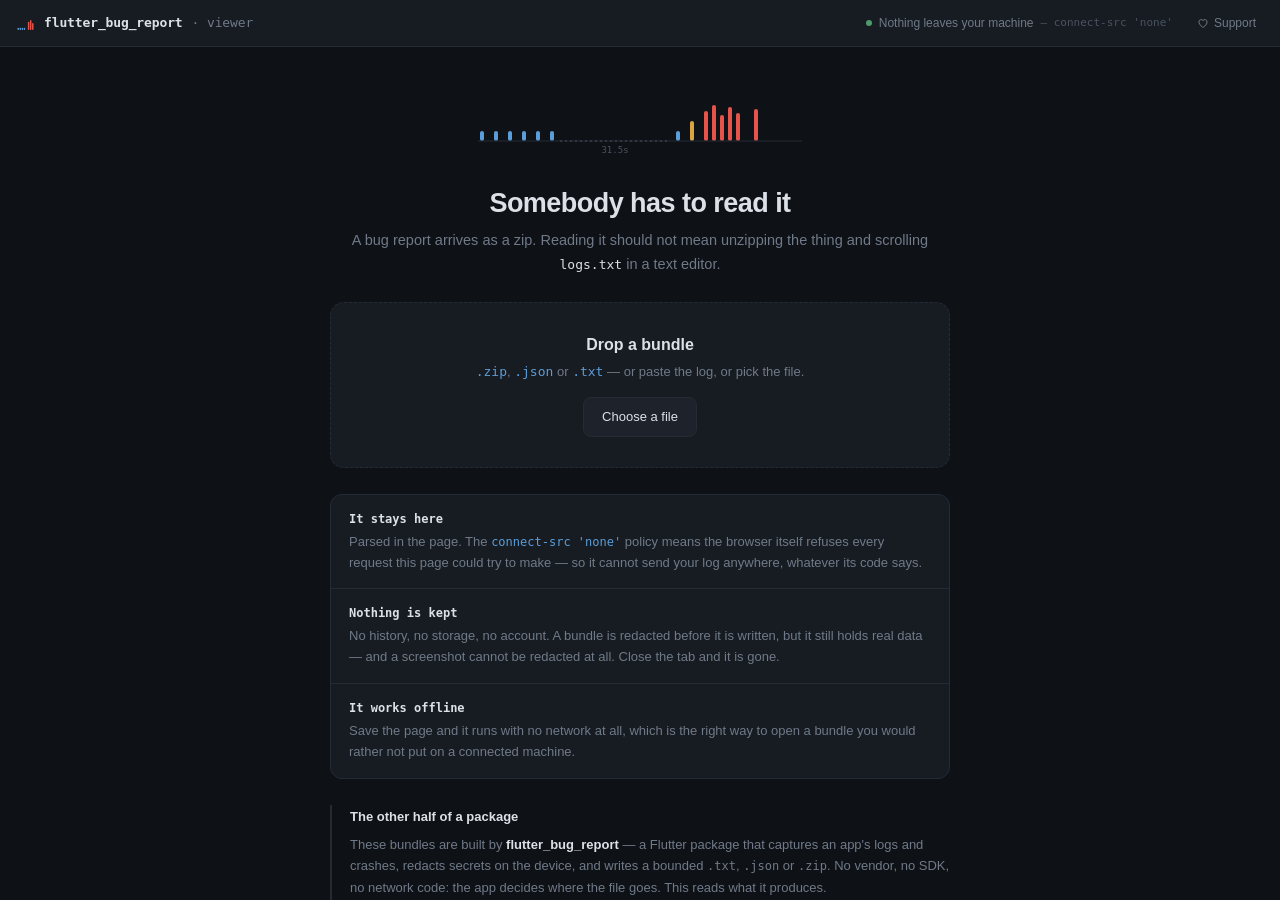
<file: index.html>
<!DOCTYPE html>
<html lang="en">
<head>
<meta charset="UTF-8" />
<meta name="viewport" content="width=device-width, initial-scale=1.0" />

<!--
  connect-src 'none' is the load-bearing line in this file.

  The promise this page makes is that a bug report dropped into it does
  not go anywhere. A promise is worth what the person making it is
  worth; this is the browser refusing to carry out a fetch, an XHR, a
  WebSocket or a beacon no matter what the script asks for. A page that
  cannot make a request cannot leak a log.

  Everything else here follows from the same idea: no CDN, no fonts to
  fetch, no analytics, nothing loaded from anywhere but this directory.
-->
<meta http-equiv="Content-Security-Policy" content="
  default-src 'none';
  script-src 'self';
  style-src 'self';
  img-src 'self' blob: data:;
  connect-src 'none';
  base-uri 'none';
  form-action 'none'
" />
<!-- frame-ancestors is deliberately absent: a browser ignores it in a meta
     tag and logs an error for it, and an error nobody can fix is an error
     people learn to scroll past. It belongs in a response header, which is
     GitHub Pages' business, not this file's. -->

<title>Bug report viewer · flutter_bug_report</title>
<meta name="description" content="Open a flutter_bug_report bundle — .zip, .json or .txt — and read it. Runs entirely in your browser; nothing is uploaded." />
<!-- Inline, not a file: a saved viewer.html has no directory beside it, and a
     favicon that 404s looks worse than none. data: is already allowed by
     img-src, which is what governs an icon. -->
<link rel="icon" type="image/svg+xml" href="[data-uri]" />
<link rel="stylesheet" href="style.css" />
</head>
<body>

<header class="top">
  <a class="brand" href="https://pub.dev/packages/flutter_bug_report" target="_blank" rel="noopener noreferrer">
    <svg class="mark" viewBox="0 0 64 64" aria-hidden="true" focusable="false">
      <rect class="mark__quiet" x="5" y="46" width="5" height="8" rx="2.5"/>
      <rect class="mark__quiet" x="12" y="46" width="5" height="8" rx="2.5"/>
      <rect class="mark__quiet" x="19" y="46" width="5" height="8" rx="2.5"/>
      <rect class="mark__quiet" x="26" y="46" width="5" height="8" rx="2.5"/>
      <rect class="mark__burst" x="40" y="26" width="5" height="28" rx="2.5"/>
      <rect class="mark__burst" x="47" y="20" width="5" height="34" rx="2.5"/>
      <rect class="mark__burst" x="54" y="30" width="5" height="24" rx="2.5"/>
    </svg>
    <span class="brand__name">flutter_bug_report</span> <span class="brand__sub">· viewer</span>
  </a>

  <div class="vow" title="This page is forbidden by its own Content-Security-Policy from making any network request.">
    <span class="vow__dot" aria-hidden="true"></span>
    <span class="vow__text">Nothing leaves your machine</span>
    <code class="vow__code">connect-src 'none'</code>
  </div>

  <!-- Small, still, and out of the way. Someone reading an error log at two
       in the morning is debugging, not shopping. -->
  <a class="give give--small" href="https://tirikchilik.uz/ahadjonovss" target="_blank" rel="noopener noreferrer" title="Support the person who maintains this">
    <svg viewBox="0 0 16 16" width="12" height="12" aria-hidden="true" focusable="false">
      <path d="M8 14S2.5 10.5 2.5 6.5A3 3 0 0 1 8 4.8 3 3 0 0 1 13.5 6.5C13.5 10.5 8 14 8 14Z"
            fill="none" stroke="currentColor" stroke-width="1.3" stroke-linejoin="round"/>
    </svg>
    Support
  </a>
</header>

<main>
  <!-- ===== Nothing open ===== -->
  <section class="drop" id="drop">
    <div class="sheet">

      <div class="hero">
        <!-- The strip, which is the one thing this viewer does that a text
             editor cannot: a session drawn on a time axis, so the half
             minute where nothing happened is visible as a hole. Showing it
             here means the page explains itself before anything is opened. -->
        <svg class="glyph" viewBox="0 0 340 68" role="img" aria-labelledby="glyphTitle">
          <title id="glyphTitle">A session: steady polling, then half a minute of silence, then a burst of errors</title>
          <g class="glyph__tick glyph__tick--info">
            <rect x="10" y="40" width="4" height="10" rx="2" />
            <rect x="24" y="40" width="4" height="10" rx="2" />
            <rect x="38" y="40" width="4" height="10" rx="2" />
            <rect x="52" y="40" width="4" height="10" rx="2" />
            <rect x="66" y="40" width="4" height="10" rx="2" />
            <rect x="80" y="40" width="4" height="10" rx="2" />
            <rect x="206" y="40" width="4" height="10" rx="2" />
          </g>
          <g class="glyph__tick glyph__tick--warning">
            <rect x="220" y="30" width="4" height="20" rx="2" />
          </g>
          <g class="glyph__tick glyph__tick--error">
            <rect x="234" y="20" width="4" height="30" rx="2" />
            <rect x="242" y="14" width="4" height="36" rx="2" />
            <rect x="250" y="24" width="4" height="26" rx="2" />
            <rect x="258" y="16" width="4" height="34" rx="2" />
            <rect x="266" y="22" width="4" height="28" rx="2" />
            <rect x="284" y="18" width="4" height="32" rx="2" />
          </g>
          <path class="glyph__rule" d="M8 50 H332" />
          <path class="glyph__gap" d="M90 50 H200" />
          <text class="glyph__label" x="145" y="62" text-anchor="middle">31.5s</text>
        </svg>

        <h1 class="hero__title">Somebody has to read it</h1>
        <p class="hero__lead">
          A bug report arrives as a zip. Reading it should not mean unzipping the
          thing and scrolling <code>logs.txt</code> in a text editor.
        </p>
      </div>

      <div class="drop__box">
        <p class="drop__title">Drop a bundle</p>
        <p class="drop__note"><code>.zip</code>, <code>.json</code> or <code>.txt</code> — or paste the log, or pick the file.</p>
        <label class="drop__pick">
          Choose a file
          <input id="picker" type="file" multiple accept=".zip,.json,.txt,.log,.png" hidden />
        </label>
      </div>

      <p class="fail is-hidden" id="fail"></p>

      <ul class="traits">
        <li class="trait">
          <span class="trait__name">It stays here</span>
          <span class="trait__note">
            Parsed in the page. The <code>connect-src 'none'</code> policy means the
            browser itself refuses every request this page could try to make — so it
            cannot send your log anywhere, whatever its code says.
          </span>
        </li>
        <li class="trait">
          <span class="trait__name">Nothing is kept</span>
          <span class="trait__note">
            No history, no storage, no account. A bundle is redacted before it is
            written, but it still holds real data — and a screenshot cannot be
            redacted at all. Close the tab and it is gone.
          </span>
        </li>
        <li class="trait">
          <span class="trait__name">It works offline</span>
          <span class="trait__note">
            Save the page and it runs with no network at all, which is the right way
            to open a bundle you would rather not put on a connected machine.
          </span>
        </li>
      </ul>

      <section class="origin">
        <h2 class="origin__head">The other half of a package</h2>
        <p class="origin__body">
          These bundles are built by <strong>flutter_bug_report</strong> — a Flutter
          package that captures an app's logs and crashes, redacts secrets on the
          device, and writes a bounded <code>.txt</code>, <code>.json</code> or
          <code>.zip</code>. No vendor, no SDK, no network code: the app decides
          where the file goes. This reads what it produces.
        </p>
        <p class="origin__links">
          <a href="https://pub.dev/packages/flutter_bug_report" target="_blank" rel="noopener noreferrer">pub.dev</a>
          <a href="https://github.com/ahadjonovss/flutter_bug_report" target="_blank" rel="noopener noreferrer">the package on GitHub</a>
          <a href="https://github.com/ahadjonovss/flutter_bug_report_viewer" target="_blank" rel="noopener noreferrer">this viewer on GitHub</a>
        </p>
      </section>

      <section class="give give--full">
        <h2 class="give__head">There is nobody to bill you</h2>
        <p class="give__body">
          The package and this viewer are written and kept up by one person. That is
          the same reason there is no vendor in the loop, no account to make and
          nothing measuring you — there is no company here to want any of it.
        </p>
        <p class="give__body">
          If this saved you an afternoon, you can put something toward the work.
          It is entirely optional, nothing here is gated, and nothing changes if you
          would rather not.
        </p>
        <a class="give__link" href="https://tirikchilik.uz/ahadjonovss" target="_blank" rel="noopener noreferrer">
          <svg viewBox="0 0 16 16" width="14" height="14" aria-hidden="true" focusable="false">
            <path d="M8 14S2.5 10.5 2.5 6.5A3 3 0 0 1 8 4.8 3 3 0 0 1 13.5 6.5C13.5 10.5 8 14 8 14Z"
                  fill="none" stroke="currentColor" stroke-width="1.3" stroke-linejoin="round"/>
          </svg>
          Support the work
        </a>
      </section>

    </div>
  </section>

  <!-- ===== A bundle, open ===== -->
  <section class="view is-hidden" id="view">
    <div class="strip" id="strip" title="The session over time. Click to jump.">
      <canvas id="canvas"></canvas>
    </div>

    <div class="bar">
      <input id="search" class="search" type="search" placeholder="Filter lines…" autocomplete="off" spellcheck="false" />
      <div class="chips" id="chips"></div>
      <div class="bar__end">
        <span class="bar__meta" id="meta"></span>
        <button class="btn" id="zone" type="button" title="Show times in UTC instead of local">UTC</button>
        <button class="btn" id="copy" type="button">Copy</button>
        <button class="btn" id="close" type="button">Close</button>
      </div>
    </div>

    <div class="banners" id="banners"></div>

    <div class="split">
      <div class="log" id="log" tabindex="0"></div>
      <aside class="side" id="side"></aside>
    </div>
  </section>
</main>

<script src="unzip.js"></script>
<script src="parse.js"></script>
<script src="viewer.js"></script>
</body>
</html>
</file>
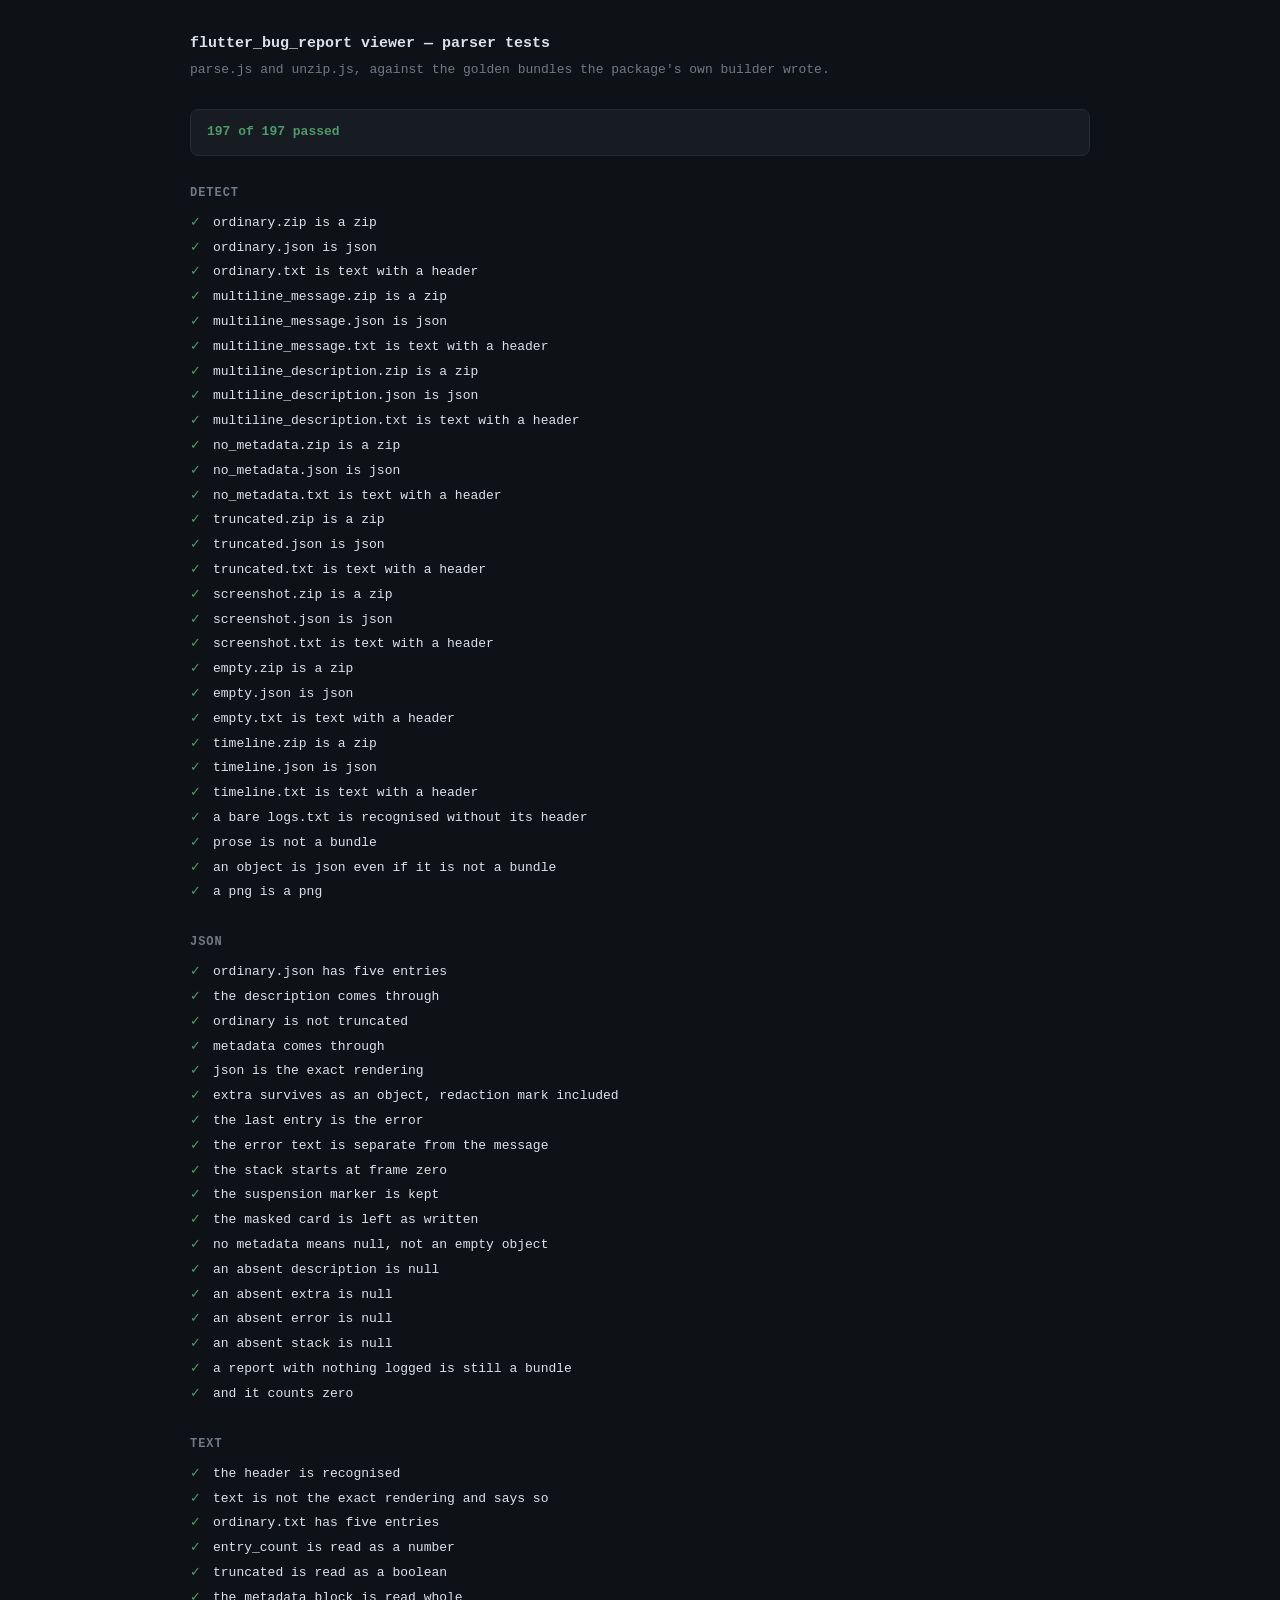
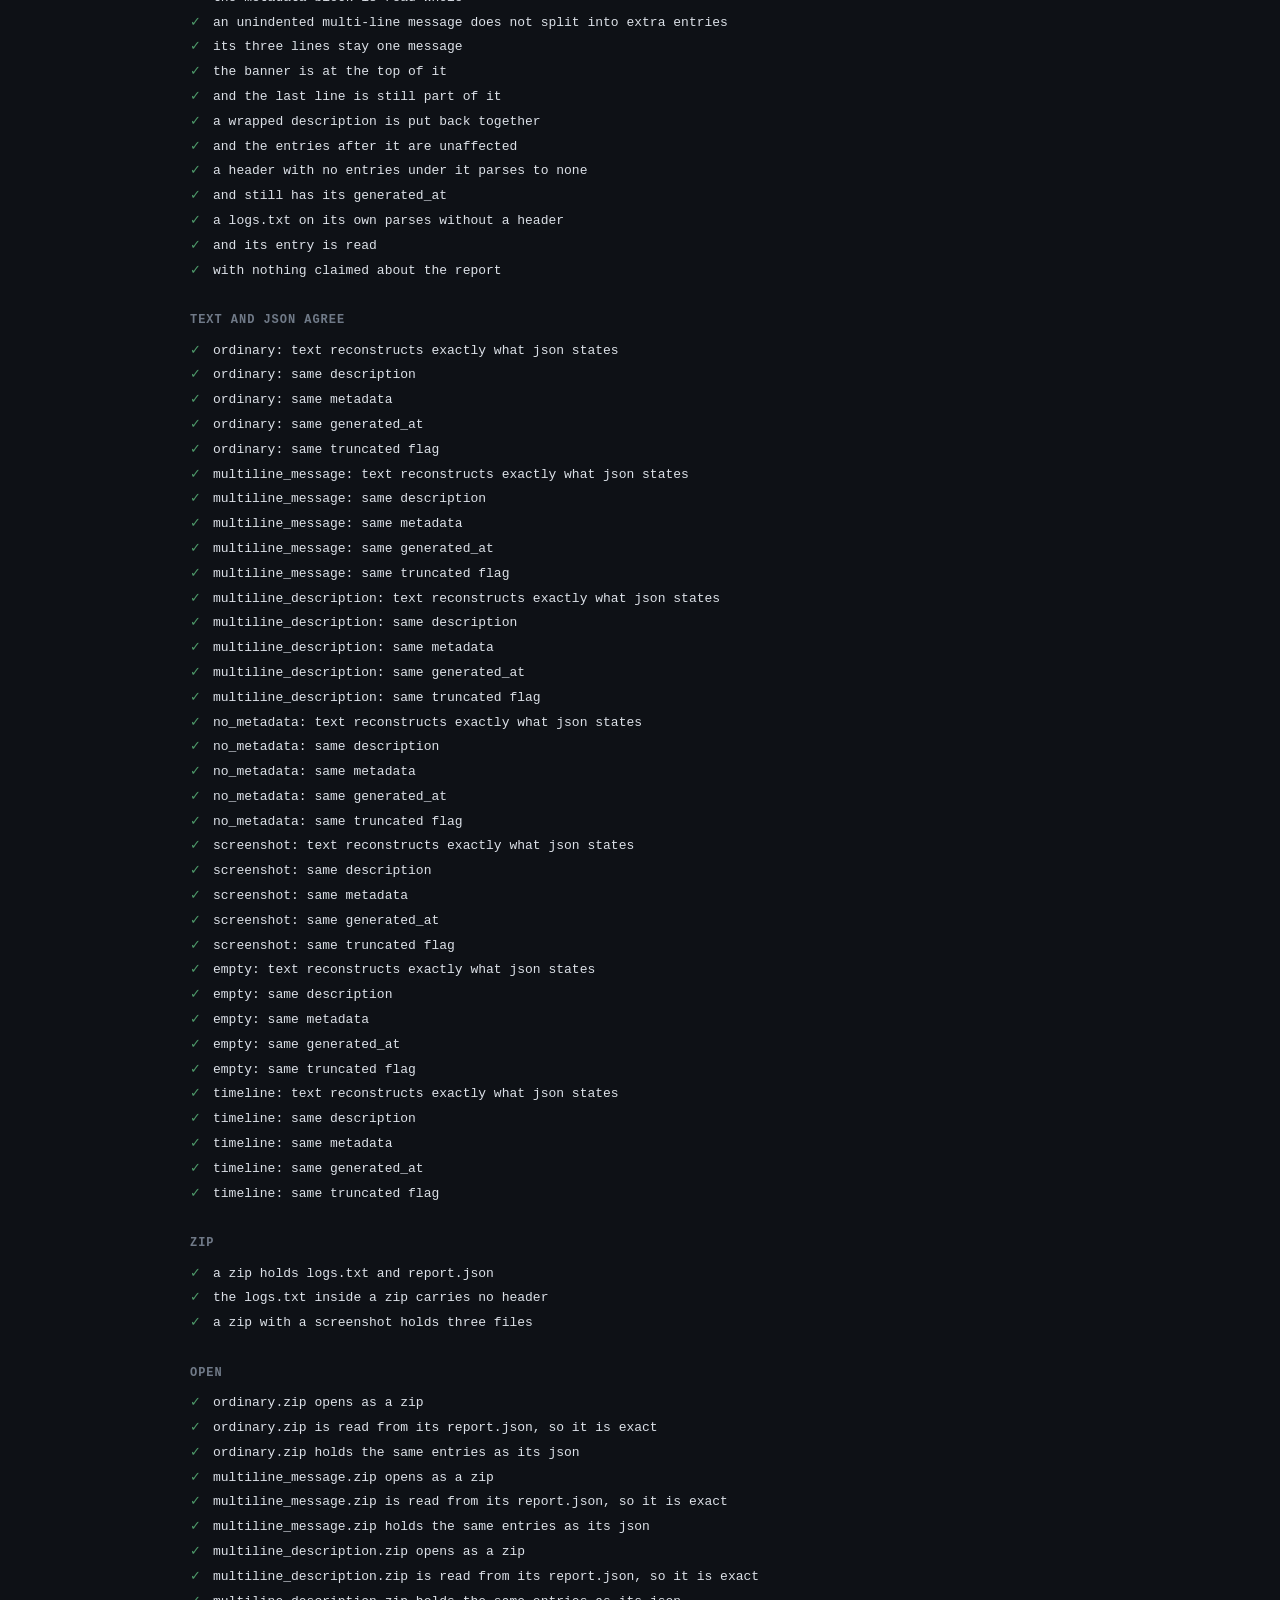
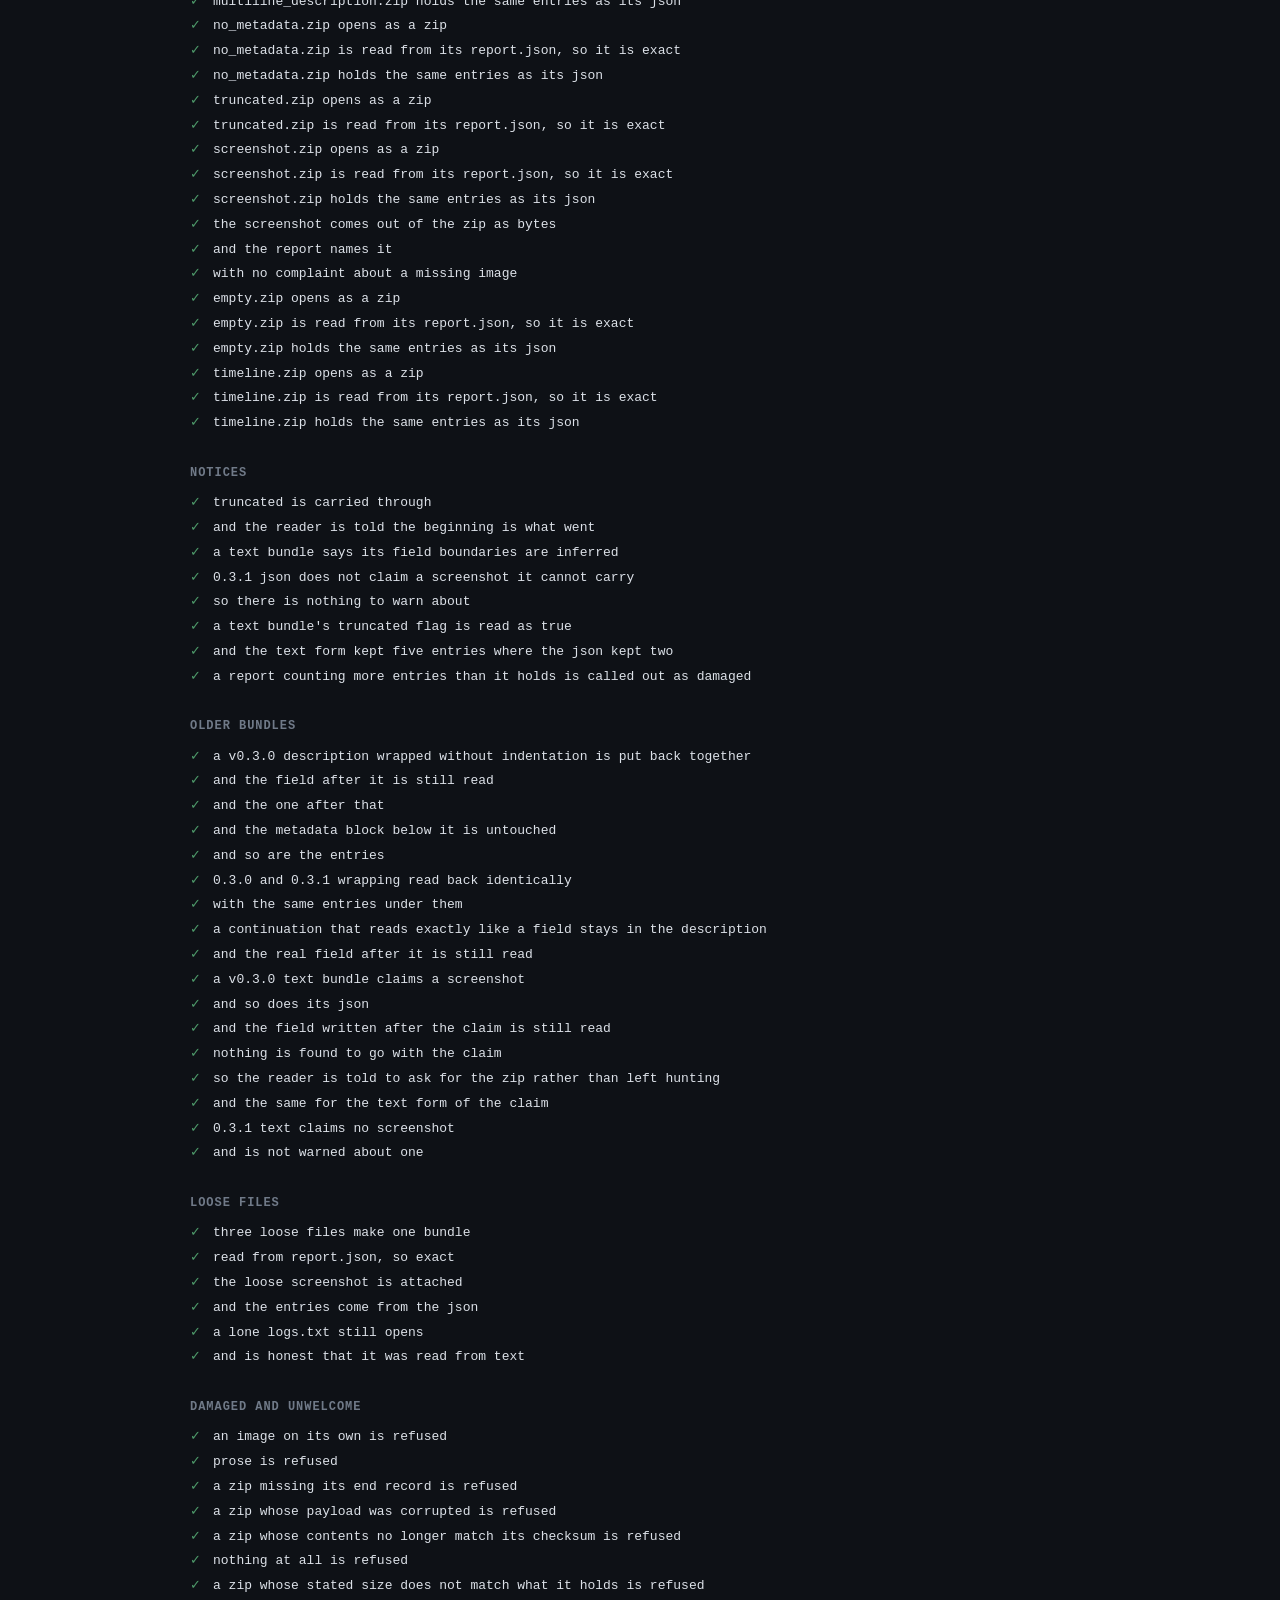
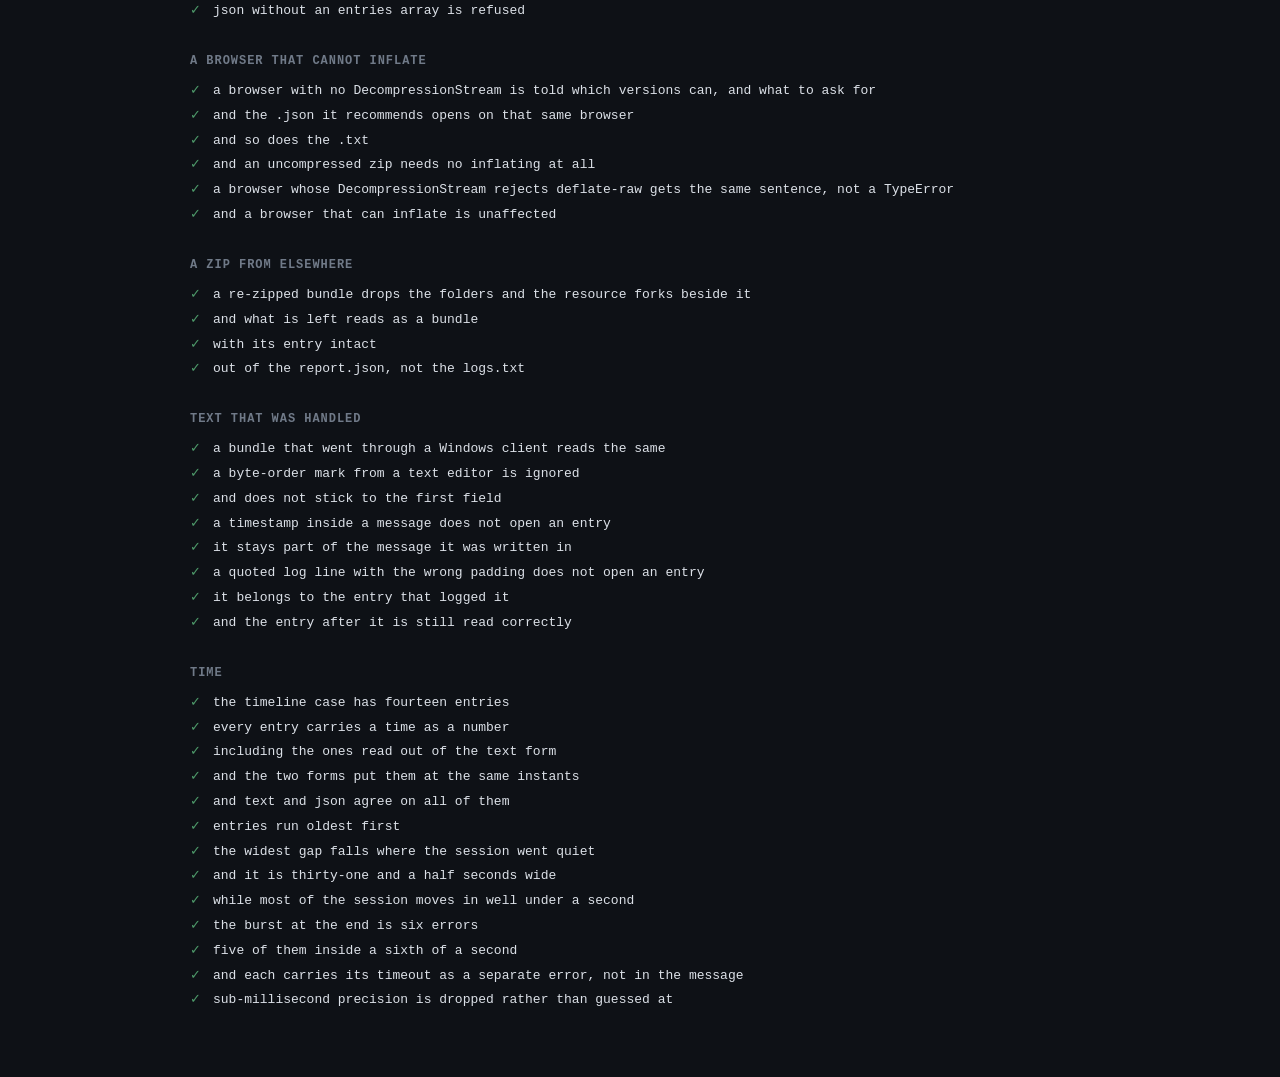
<file: test.html>
<!DOCTYPE html>
<html lang="en">
<head>
<meta charset="UTF-8" />
<meta name="viewport" content="width=device-width, initial-scale=1.0" />
<title>flutter_bug_report viewer — parser tests</title>
<!--
  The same assertions test/run.js runs, in the engine the viewer will
  actually run in. Worth having separately: DecompressionStream and
  TextDecoder are host features, and node's are not the ones a reader
  will be using.

  Served, not opened from the file system — fetch cannot read file://
  URLs:

      python3 -m http.server 8000
      open http://localhost:8000/test.html

  This page carries no Content-Security-Policy, unlike index.html. It
  has to fetch the fixtures to test anything, and connect-src 'none'
  would stop it. Nothing here ships.
-->
<style>
  :root {
    --bg: #0E1116;
    --surface: #171B22;
    --border: #252B35;
    --text: #DCE1E8;
    --dim: #707A88;
    --pass: #4E9A6A;
    --fail: #E5544B;
  }
  * { box-sizing: border-box; }
  body {
    margin: 0;
    padding: 32px 24px 64px;
    background: var(--bg);
    color: var(--text);
    font: 13px/1.6 ui-monospace, SFMono-Regular, "SF Mono", Menlo, Consolas, monospace;
  }
  main { max-width: 900px; margin: 0 auto; }
  h1 { font-size: 15px; font-weight: 600; margin: 0 0 4px; }
  .lead { color: var(--dim); margin: 0 0 28px; }
  .tally {
    position: sticky; top: 0;
    margin: 0 0 24px;
    padding: 12px 16px;
    background: var(--surface);
    border: 1px solid var(--border);
    border-radius: 8px;
    font-weight: 600;
  }
  .tally.is-pass { color: var(--pass); }
  .tally.is-fail { color: var(--fail); }
  h2 {
    font-size: 12px; font-weight: 600;
    text-transform: uppercase; letter-spacing: .08em;
    color: var(--dim);
    margin: 28px 0 8px;
  }
  .case { display: flex; gap: 10px; padding: 2px 0; }
  .case__mark { flex: none; width: 1em; }
  .case--pass .case__mark { color: var(--pass); }
  .case--fail .case__mark { color: var(--fail); }
  .case--fail { color: var(--fail); }
  .case__why {
    display: block; color: var(--dim);
    white-space: pre-wrap; word-break: break-word;
    padding-left: 0; margin-top: 2px;
  }
</style>
</head>
<body>
<main>
  <h1>flutter_bug_report viewer — parser tests</h1>
  <p class="lead">parse.js and unzip.js, against the golden bundles the package's own builder wrote.</p>
  <p class="tally" id="tally">running…</p>
  <div id="out"></div>
</main>

<script src="unzip.js"></script>
<script src="parse.js"></script>
<script src="test/cases.js"></script>
<script>
(function () {
  "use strict";

  function load(name) {
    return fetch("test/fixtures/" + name).then(function (response) {
      if (!response.ok) throw new Error("could not read fixture " + name + " (" + response.status + ")");
      return response.arrayBuffer();
    }).then(function (buffer) {
      return new Uint8Array(buffer);
    });
  }

  var out = document.getElementById("out");
  var tally = document.getElementById("tally");

  function line(parent, className, mark, what, why) {
    var row = document.createElement("div");
    row.className = "case case--" + className;

    var glyph = document.createElement("span");
    glyph.className = "case__mark";
    glyph.textContent = mark;
    row.appendChild(glyph);

    var body = document.createElement("span");
    body.textContent = what;

    if (why) {
      var reason = document.createElement("small");
      reason.className = "case__why";
      reason.textContent = why;
      body.appendChild(reason);
    }

    row.appendChild(body);
    parent.appendChild(row);
  }

  window.FBRTests.run(load).then(function (t) {
    var failed = t.results.filter(function (r) { return r.error; });
    var group = null;

    t.results.forEach(function (r) {
      if (r.group !== group) {
        group = r.group;
        var heading = document.createElement("h2");
        heading.textContent = group;
        out.appendChild(heading);
      }

      line(out, r.error ? "fail" : "pass", r.error ? "✗" : "✓", r.what, r.error);
    });

    tally.className = "tally " + (failed.length ? "is-fail" : "is-pass");
    tally.textContent =
      (t.results.length - failed.length) + " of " + t.results.length + " passed" +
      (failed.length ? ", " + failed.length + " failed" : "");
  }, function (error) {
    tally.className = "tally is-fail";
    tally.textContent = "the run itself broke: " + (error && error.message || error);
  });
})();
</script>
</body>
</html>
</file>
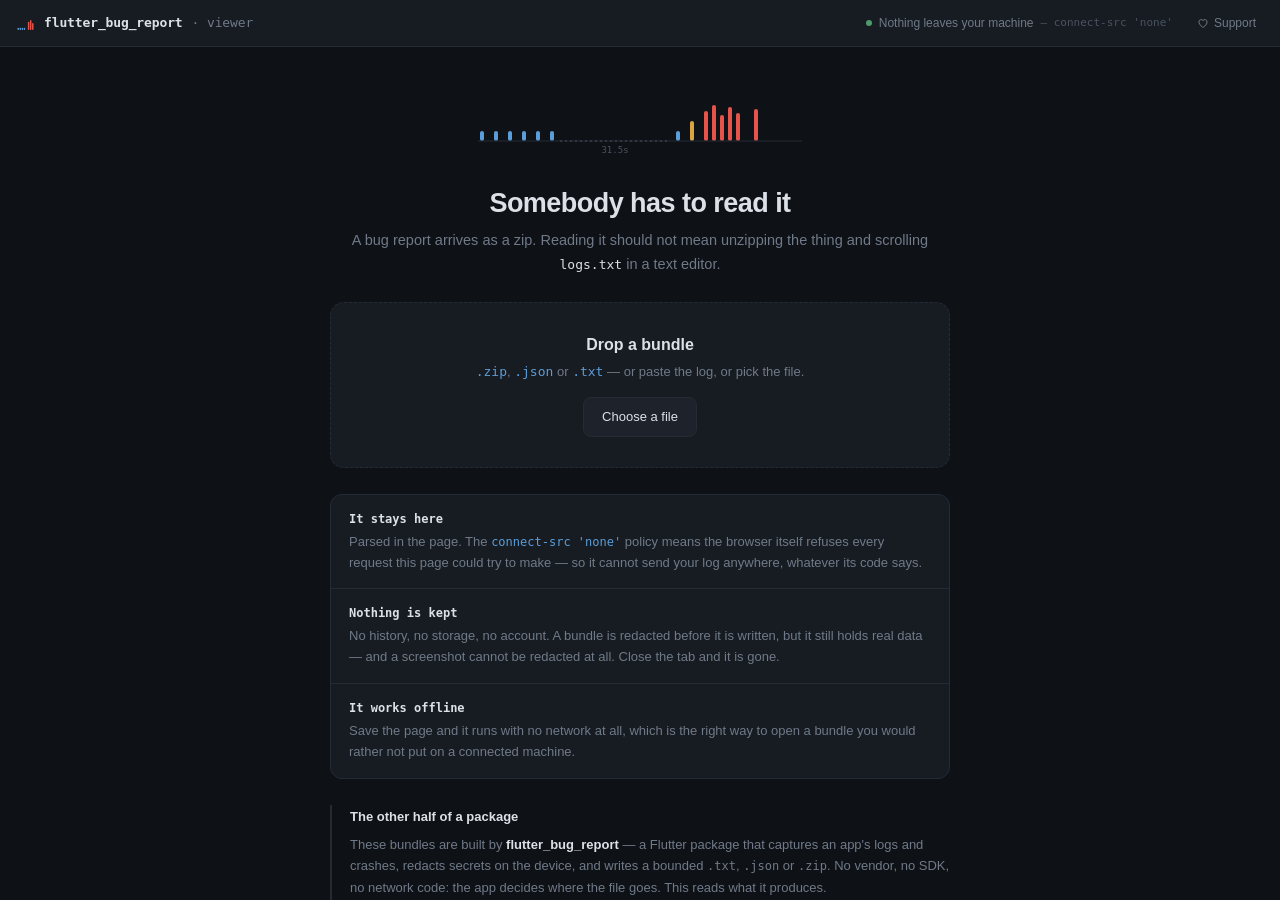
<file: viewer.html>
<!DOCTYPE html>
<html lang="en">
<head>
<meta charset="UTF-8" />
<meta name="viewport" content="width=device-width, initial-scale=1.0" />

<!--
  connect-src 'none' is the load-bearing line in this file.

  The promise this page makes is that a bug report dropped into it does
  not go anywhere. A promise is worth what the person making it is
  worth; this is the browser refusing to carry out a fetch, an XHR, a
  WebSocket or a beacon no matter what the script asks for. A page that
  cannot make a request cannot leak a log.

  Everything else here follows from the same idea: no CDN, no fonts to
  fetch, no analytics, nothing loaded from anywhere but this directory.
-->
<meta http-equiv="Content-Security-Policy" content="
  default-src 'none';
  script-src 'unsafe-inline';
  style-src 'unsafe-inline';
  img-src 'self' blob: data:;
  connect-src 'none';
  base-uri 'none';
  form-action 'none'
" />
<!-- frame-ancestors is deliberately absent: a browser ignores it in a meta
     tag and logs an error for it, and an error nobody can fix is an error
     people learn to scroll past. It belongs in a response header, which is
     GitHub Pages' business, not this file's. -->

<title>Bug report viewer · flutter_bug_report</title>
<meta name="description" content="Open a flutter_bug_report bundle — .zip, .json or .txt — and read it. Runs entirely in your browser; nothing is uploaded." />
<!-- Inline, not a file: a saved viewer.html has no directory beside it, and a
     favicon that 404s looks worse than none. data: is already allowed by
     img-src, which is what governs an icon. -->
<link rel="icon" type="image/svg+xml" href="[data-uri]" />
<style>
/* ===================================================================
   flutter_bug_report log viewer — "Diagnostika"

   A log is not text to be read, it is data to be diagnosed. So colour
   means something here and is never decoration: a level is the same
   colour in the density strip, in the row's edge and in its chip, and
   nothing else in the page competes with those four hues.
   =================================================================== */

:root {
  --bg: #0E1116;
  --surface: #171B22;
  --raised: #1D222B;
  --border: #252B35;
  --text: #DCE1E8;
  --dim: #707A88;
  --faint: #4A5361;

  --debug: #5A6472;
  --info: #5B9DD9;
  --warning: #D9A441;
  --error: #E5544B;

  --accent: #5B9DD9;
  --bar: #3A424F;          /* a redaction bar: present, unreadable */
  --mark: #D9A441;

  --mono: ui-monospace, SFMono-Regular, "SF Mono", Menlo, Consolas, monospace;
  --sans: -apple-system, BlinkMacSystemFont, "Segoe UI", Roboto, sans-serif;
  --t: .15s ease;
}

* { box-sizing: border-box; }

html, body { height: 100%; }

body {
  margin: 0;
  background: var(--bg);
  color: var(--text);
  font: 14px/1.5 var(--sans);
  -webkit-font-smoothing: antialiased;
  display: flex;
  flex-direction: column;
}

.is-hidden { display: none !important; }

/* ===== The strip along the top of the page ===== */

.top {
  display: flex;
  align-items: center;
  gap: 16px;
  padding: 10px 16px;
  border-bottom: 1px solid var(--border);
  background: var(--surface);
  flex: none;
}

.brand {
  display: flex;
  align-items: center;
  gap: 9px;
  font-family: var(--mono);
  font-size: 13px;
  font-weight: 600;
  letter-spacing: -.01em;
  color: var(--text);
  text-decoration: none;
  transition: color var(--t);
}
.brand:hover { color: var(--accent); }
.brand__sub { color: var(--dim); font-weight: 400; }

/* The mark is the same figure the hero draws and the same one the strip
   draws from real data: quiet, a gap, a burst. Inline rather than an
   <img>, so it costs no request, cannot be blocked, and takes its colours
   from the palette the rest of the page uses. */
.mark {
  width: 19px;
  height: 19px;
  flex: none;
  display: block;
}
.mark__quiet { fill: var(--info); }
.mark__burst { fill: var(--error); }

/* The claim the whole project rests on, stated where it cannot be
   missed rather than in a footer. */
.vow {
  margin-left: auto;
  display: flex;
  align-items: center;
  gap: 7px;
  font-size: 12px;
  color: var(--dim);
}
.vow__dot {
  width: 6px; height: 6px;
  border-radius: 50%;
  background: #4E9A6A;
  flex: none;
}
.vow__code {
  font-family: var(--mono);
  font-size: 11px;
  color: var(--faint);
}
/* The dash belongs to the code, so hiding the code on a narrow screen does
   not leave one dangling. */
.vow__code::before { content: "— "; }

main {
  flex: 1;
  min-height: 0;
  display: flex;
  flex-direction: column;
}

/* ===== Nothing open yet =====

   This is the first thing a visitor sees and often the only thing: somebody
   lands here from a ticket holding a zip and no idea what wrote it. So the
   page has to say what it is, what made the file, and why it can be trusted
   with it — before anything is dropped. */

.drop {
  flex: 1;
  overflow: auto;
  padding: 44px 24px 72px;
}
.drop.is-over .drop__box {
  border-color: var(--accent);
  background: rgba(91, 157, 217, .07);
}

.sheet {
  max-width: 620px;
  margin: 0 auto;
  display: flex;
  flex-direction: column;
  gap: 26px;
}

/* ===== The hero ===== */

.hero { text-align: center; }

/* The strip motif: the one thing here a text editor cannot do. Drawn rather
   than described, so the page demonstrates itself before it is used. */
.glyph {
  width: 100%;
  max-width: 340px;
  height: auto;
  margin-bottom: 22px;
}
.glyph__tick--info rect { fill: var(--info); }
.glyph__tick--warning rect { fill: var(--warning); }
.glyph__tick--error rect { fill: var(--error); }
.glyph__rule { stroke: var(--border); stroke-width: 1; }
.glyph__gap {
  stroke: var(--faint);
  stroke-width: 1;
  stroke-dasharray: 2 3;
}
.glyph__label {
  fill: var(--faint);
  font-family: var(--mono);
  font-size: 9px;
}

.hero__title {
  font-size: 27px;
  font-weight: 600;
  letter-spacing: -.02em;
  margin: 0 0 10px;
  line-height: 1.2;
}
.hero__lead {
  margin: 0;
  font-size: 14.5px;
  line-height: 1.6;
  color: var(--dim);
}
.hero__lead code { font-family: var(--mono); font-size: 13px; color: var(--text); }

/* ===== The target ===== */

.drop__box {
  padding: 30px 28px;
  border: 1.5px dashed var(--border);
  border-radius: 14px;
  background: var(--surface);
  text-align: center;
  transition: border-color var(--t), background var(--t);
}
.drop__title { font-size: 16px; font-weight: 600; margin: 0 0 5px; }
.drop__note { margin: 0; font-size: 13px; color: var(--dim); }
.drop__note code { font-family: var(--mono); color: var(--accent); }

.drop__pick {
  display: inline-block;
  margin-top: 16px;
  padding: 9px 18px;
  border: 1px solid var(--border);
  border-radius: 8px;
  background: var(--raised);
  color: var(--text);
  font-size: 13px;
  cursor: pointer;
  transition: border-color var(--t), color var(--t);
}
.drop__pick:hover { border-color: var(--accent); color: var(--accent); }

.fail {
  margin: 0;
  padding: 12px 14px;
  border: 1px solid var(--error);
  border-radius: 8px;
  background: rgba(229, 84, 75, .08);
  color: var(--error);
  font-size: 13px;
}

/* ===== What it promises ===== */

.traits {
  list-style: none;
  margin: 0;
  padding: 0;
  display: grid;
  gap: 1px;
  background: var(--border);
  border: 1px solid var(--border);
  border-radius: 12px;
  overflow: hidden;
}
.trait {
  background: var(--surface);
  padding: 15px 18px;
}
.trait__name {
  display: block;
  font-family: var(--mono);
  font-size: 12px;
  font-weight: 600;
  color: var(--text);
  margin-bottom: 4px;
}
.trait__note {
  display: block;
  font-size: 13px;
  line-height: 1.6;
  color: var(--dim);
}
.trait__note code { font-family: var(--mono); font-size: 12px; color: var(--accent); }

/* ===== Where the file came from ===== */

.origin,
.give--full {
  border-left: 2px solid var(--border);
  padding: 2px 0 2px 18px;
}
.origin__head,
.give__head {
  font-size: 13px;
  font-weight: 600;
  margin: 0 0 8px;
  color: var(--text);
}
.origin__body,
.give__body {
  margin: 0 0 10px;
  font-size: 13px;
  line-height: 1.65;
  color: var(--dim);
}
.origin__body code { font-family: var(--mono); font-size: 12px; }
.origin__body strong { color: var(--text); font-weight: 600; }

.origin__links {
  margin: 0;
  display: flex;
  flex-wrap: wrap;
  gap: 16px;
  font-size: 13px;
}
.origin__links a { color: var(--accent); text-decoration: none; }
.origin__links a:hover { text-decoration: underline; }

/* ===== The ask =====

   Placed where somebody is reading and has attention to spare, and nowhere
   else. It never appears over a log, never moves, and never suggests that
   anything here depends on it — because nothing does. The honest version of
   this ask is also the one that supports the page's other claim: there is no
   telemetry because there is no company, and no company is why there is
   nobody to bill. */

.give--full { border-left-color: var(--warning); }

.give__link {
  display: inline-flex;
  align-items: center;
  gap: 7px;
  padding: 8px 15px;
  border: 1px solid var(--warning);
  border-radius: 8px;
  color: var(--warning);
  font-size: 13px;
  text-decoration: none;
  transition: background var(--t);
}
.give__link:hover { background: rgba(217, 164, 65, .1); }

.give--small {
  display: inline-flex;
  align-items: center;
  gap: 5px;
  font-size: 12px;
  color: var(--dim);
  text-decoration: none;
  padding: 4px 8px;
  border-radius: 6px;
  transition: color var(--t), background var(--t);
}
.give--small:hover { color: var(--warning); background: rgba(217, 164, 65, .08); }

/* ===== The density strip ===== */

/* Every entry as a tick, placed by time rather than by position in the
   list — a session that went quiet for half a minute has to show a gap
   there, which is the whole reason this exists. */
.strip {
  position: relative;
  height: 46px;
  border-bottom: 1px solid var(--border);
  background: var(--surface);
  cursor: crosshair;
  flex: none;
}
.strip canvas { display: block; width: 100%; height: 100%; }

.strip__span {
  position: absolute;
  top: 0; bottom: 0;
  background: rgba(220, 225, 232, .07);
  border-left: 1px solid rgba(220, 225, 232, .18);
  border-right: 1px solid rgba(220, 225, 232, .18);
  pointer-events: none;
}
.strip__tip {
  position: absolute;
  top: 6px;
  padding: 2px 6px;
  border-radius: 4px;
  background: var(--raised);
  border: 1px solid var(--border);
  font-family: var(--mono);
  font-size: 10px;
  color: var(--dim);
  pointer-events: none;
  white-space: nowrap;
  transform: translateX(-50%);
}

/* ===== The bar ===== */

.bar {
  display: flex;
  align-items: center;
  gap: 8px;
  flex-wrap: wrap;
  padding: 8px 16px;
  border-bottom: 1px solid var(--border);
  background: var(--surface);
  flex: none;
}

.search {
  width: 210px;
  padding: 6px 10px;
  border: 1px solid var(--border);
  border-radius: 7px;
  background: var(--bg);
  color: var(--text);
  font: inherit;
  font-size: 13px;
  transition: border-color var(--t);
}
.search:focus { outline: none; border-color: var(--accent); }
.search::placeholder { color: var(--faint); }

.chips { display: flex; gap: 5px; flex-wrap: wrap; }

.chip {
  font-family: var(--mono);
  font-size: 11px;
  line-height: 1;
  padding: 6px 9px;
  border: 1px solid var(--border);
  border-radius: 999px;
  background: var(--bg);
  color: var(--dim);
  cursor: pointer;
  opacity: .45;
  transition: opacity var(--t), border-color var(--t);
}
.chip.is-on { opacity: 1; border-color: currentColor; }
.chip--debug { color: var(--debug); }
.chip--info { color: var(--info); }
.chip--warning { color: var(--warning); }
.chip--error { color: var(--error); }

.bar__end { margin-left: auto; display: flex; align-items: center; gap: 8px; }
.bar__meta {
  font-family: var(--mono);
  font-size: 11px;
  color: var(--dim);
  font-variant-numeric: tabular-nums;
}

.btn {
  padding: 6px 11px;
  border: 1px solid var(--border);
  border-radius: 7px;
  background: var(--bg);
  color: var(--dim);
  font: inherit;
  font-size: 12px;
  cursor: pointer;
  transition: color var(--t), border-color var(--t);
}
.btn:hover { color: var(--text); border-color: var(--accent); }
.btn.is-on { color: var(--accent); border-color: var(--accent); }

/* ===== What the reader is warned about ===== */

.banners { flex: none; }

.banner {
  display: flex;
  gap: 10px;
  padding: 9px 16px;
  font-size: 12.5px;
  border-bottom: 1px solid var(--border);
}
.banner--warn { background: rgba(217, 164, 65, .09); color: var(--warning); }
.banner--note { background: var(--surface); color: var(--dim); }
.banner__mark { flex: none; font-family: var(--mono); }

/* ===== Log and panel ===== */

/* The page below the header: strip, bar, banners, then the log beside
   its panel. A class rather than a style attribute — the CSP forbids
   those, which is the point of having it. */
.view {
  flex: 1;
  min-height: 0;
  display: flex;
  flex-direction: column;
}

.split { flex: 1; min-height: 0; display: flex; }

/* Focused on open so the keys work without a click, which must not
   mean a ring drawn around the whole log. :focus-visible keeps it for
   the reader who tabbed here. */
.log:focus { outline: none; }
.log:focus-visible { outline: 1px solid var(--accent); outline-offset: -1px; }

.log {
  flex: 1;
  min-width: 0;
  overflow: auto;
  padding: 8px 0 40vh;
  font-family: var(--mono);
  font-size: 12.5px;
  line-height: 1.55;
}

.row {
  display: flex;
  gap: 10px;
  padding: 2px 16px 2px 13px;
  border-left: 3px solid transparent;
  white-space: pre-wrap;
  word-break: break-word;
  cursor: default;
}
.row:hover { background: rgba(220, 225, 232, .04); }
.row--debug { border-left-color: var(--debug); }
.row--info { border-left-color: var(--info); }
.row--warning { border-left-color: var(--warning); }
.row--error { border-left-color: var(--error); }
.row.is-here { background: rgba(91, 157, 217, .12); }

.row__time {
  flex: none;
  color: var(--faint);
  font-variant-numeric: tabular-nums;
}
.row__level { flex: none; width: 4.5em; }
.row--debug .row__level { color: var(--debug); }
.row--info .row__level { color: var(--info); }
.row--warning .row__level { color: var(--warning); }
.row--error .row__level { color: var(--error); }

.row__body { flex: 1; min-width: 0; }
.row__more {
  color: var(--faint);
  cursor: pointer;
  user-select: none;
  font-size: 11px;
}
.row__more:hover { color: var(--accent); }

.detail {
  margin: 3px 0 7px;
  padding-left: 12px;
  border-left: 1px solid var(--border);
}
.detail__label {
  display: block;
  font-size: 10px;
  text-transform: uppercase;
  letter-spacing: .07em;
  color: var(--faint);
  margin: 6px 0 1px;
}
.detail__error { color: var(--error); }
.detail__stack { color: var(--dim); font-size: 12px; }

/* A pause long enough that the reader should see it as one. */
.gap {
  display: flex;
  align-items: center;
  gap: 10px;
  padding: 3px 16px;
  color: var(--faint);
  font-size: 11px;
  font-family: var(--mono);
}
.gap::before, .gap::after {
  content: "";
  height: 1px;
  background: var(--border);
}
.gap::before { width: 24px; flex: none; }
.gap::after { flex: 1; }

/* Where the bundle was cut. It goes at the top, because the beginning
   is what a limit takes — a reader who does not see this reads the tail
   of a session as the whole of it. */
.cut {
  display: flex;
  align-items: center;
  gap: 10px;
  margin: 0 0 6px;
  padding: 7px 16px;
  color: var(--warning);
  font-size: 11px;
  font-family: var(--mono);
  background: repeating-linear-gradient(
    -45deg,
    transparent, transparent 6px,
    rgba(217, 164, 65, .07) 6px, rgba(217, 164, 65, .07) 12px
  );
  border-bottom: 1px dashed rgba(217, 164, 65, .35);
}

mark { background: var(--mark); color: #14171C; border-radius: 2px; }

/* ===== Redaction =====

   Two different things happened, and they must not look the same.

   A value that was taken away entirely is a filled bar: nothing to
   read, and visibly nothing rather than absently nothing. A card number
   keeps its last four digits on purpose — the redactor checks Luhn so
   an order id is not starred by accident — and those four are what lets
   somebody match a payment against a transaction. Barring them too
   would throw away what the package deliberately kept. */

.red {
  border-radius: 2px;
  padding: 0 1px;
}
.red--full,
.red--mask {
  background: var(--bar);
  color: transparent;
}
.red--keep {
  color: var(--text);
  border-bottom: 1px solid var(--bar);
}

/* ===== The panel ===== */

.side {
  flex: none;
  width: 310px;
  border-left: 1px solid var(--border);
  background: var(--surface);
  overflow: auto;
  padding: 14px;
}
.side.is-hidden { display: none; }

.side__desc {
  font-size: 13.5px;
  line-height: 1.55;
  margin: 0 0 14px;
  white-space: pre-wrap;
}
.side h2 {
  font-size: 10px;
  text-transform: uppercase;
  letter-spacing: .08em;
  color: var(--faint);
  margin: 16px 0 6px;
  font-weight: 600;
}
.facts {
  width: 100%;
  border-collapse: collapse;
  font-family: var(--mono);
  font-size: 11.5px;
}
.facts td { padding: 3px 0; vertical-align: top; }
.facts td:first-child { color: var(--dim); padding-right: 10px; white-space: nowrap; }
.facts td:last-child { word-break: break-word; }

.shot {
  width: 100%;
  border-radius: 8px;
  border: 1px solid var(--border);
  display: block;
  cursor: zoom-in;
}

.lightbox {
  position: fixed;
  inset: 0;
  background: rgba(14, 17, 22, .92);
  display: flex;
  align-items: center;
  justify-content: center;
  padding: 32px;
  z-index: 10;
  cursor: zoom-out;
}
.lightbox img { max-width: 100%; max-height: 100%; border-radius: 6px; }

.keys {
  margin-top: 18px;
  font-family: var(--mono);
  font-size: 11px;
  color: var(--faint);
  line-height: 1.9;
}
.keys b { color: var(--dim); font-weight: 400; }

/* ===== JSON tree for `extra` ===== */

.json { font-size: 12px; }
.json__box > summary { cursor: pointer; list-style: none; }
.json__box > summary::-webkit-details-marker { display: none; }
.json__box > summary::before { content: "▸ "; color: var(--faint); }
.json__box[open] > summary::before { content: "▾ "; }
.json__children { padding-left: 14px; }
.json__key { color: var(--info); }
.json__str { color: #8FBF7F; }
.json__num { color: var(--warning); }
.json__bool, .json__null { color: #B98FD9; }
.json__punct { color: var(--faint); }
.json__size { color: var(--faint); font-size: 10px; margin-left: 6px; }

.empty { padding: 30px 16px; color: var(--dim); font-family: var(--sans); }

@media (max-width: 800px) {
  .split { flex-direction: column; }
  .side { width: auto; border-left: none; border-top: 1px solid var(--border); max-height: 45vh; }
  .search { width: 100%; }

  .top { gap: 10px; padding: 10px 12px; }
  .brand { white-space: nowrap; }
  .vow__code { display: none; }
  .hero__title { font-size: 22px; }
  .drop { padding: 28px 16px 56px; }
}

/* Narrower still: the promise is stated in full a screen below, so the
   header keeps only the light that says it is being kept. */
@media (max-width: 560px) {
  .vow__text { display: none; }
}
</style>
</head>
<body>

<header class="top">
  <a class="brand" href="https://pub.dev/packages/flutter_bug_report" target="_blank" rel="noopener noreferrer">
    <svg class="mark" viewBox="0 0 64 64" aria-hidden="true" focusable="false">
      <rect class="mark__quiet" x="5" y="46" width="5" height="8" rx="2.5"/>
      <rect class="mark__quiet" x="12" y="46" width="5" height="8" rx="2.5"/>
      <rect class="mark__quiet" x="19" y="46" width="5" height="8" rx="2.5"/>
      <rect class="mark__quiet" x="26" y="46" width="5" height="8" rx="2.5"/>
      <rect class="mark__burst" x="40" y="26" width="5" height="28" rx="2.5"/>
      <rect class="mark__burst" x="47" y="20" width="5" height="34" rx="2.5"/>
      <rect class="mark__burst" x="54" y="30" width="5" height="24" rx="2.5"/>
    </svg>
    <span class="brand__name">flutter_bug_report</span> <span class="brand__sub">· viewer</span>
  </a>

  <div class="vow" title="This page is forbidden by its own Content-Security-Policy from making any network request.">
    <span class="vow__dot" aria-hidden="true"></span>
    <span class="vow__text">Nothing leaves your machine</span>
    <code class="vow__code">connect-src 'none'</code>
  </div>

  <!-- Small, still, and out of the way. Someone reading an error log at two
       in the morning is debugging, not shopping. -->
  <a class="give give--small" href="https://tirikchilik.uz/ahadjonovss" target="_blank" rel="noopener noreferrer" title="Support the person who maintains this">
    <svg viewBox="0 0 16 16" width="12" height="12" aria-hidden="true" focusable="false">
      <path d="M8 14S2.5 10.5 2.5 6.5A3 3 0 0 1 8 4.8 3 3 0 0 1 13.5 6.5C13.5 10.5 8 14 8 14Z"
            fill="none" stroke="currentColor" stroke-width="1.3" stroke-linejoin="round"/>
    </svg>
    Support
  </a>
</header>

<main>
  <!-- ===== Nothing open ===== -->
  <section class="drop" id="drop">
    <div class="sheet">

      <div class="hero">
        <!-- The strip, which is the one thing this viewer does that a text
             editor cannot: a session drawn on a time axis, so the half
             minute where nothing happened is visible as a hole. Showing it
             here means the page explains itself before anything is opened. -->
        <svg class="glyph" viewBox="0 0 340 68" role="img" aria-labelledby="glyphTitle">
          <title id="glyphTitle">A session: steady polling, then half a minute of silence, then a burst of errors</title>
          <g class="glyph__tick glyph__tick--info">
            <rect x="10" y="40" width="4" height="10" rx="2" />
            <rect x="24" y="40" width="4" height="10" rx="2" />
            <rect x="38" y="40" width="4" height="10" rx="2" />
            <rect x="52" y="40" width="4" height="10" rx="2" />
            <rect x="66" y="40" width="4" height="10" rx="2" />
            <rect x="80" y="40" width="4" height="10" rx="2" />
            <rect x="206" y="40" width="4" height="10" rx="2" />
          </g>
          <g class="glyph__tick glyph__tick--warning">
            <rect x="220" y="30" width="4" height="20" rx="2" />
          </g>
          <g class="glyph__tick glyph__tick--error">
            <rect x="234" y="20" width="4" height="30" rx="2" />
            <rect x="242" y="14" width="4" height="36" rx="2" />
            <rect x="250" y="24" width="4" height="26" rx="2" />
            <rect x="258" y="16" width="4" height="34" rx="2" />
            <rect x="266" y="22" width="4" height="28" rx="2" />
            <rect x="284" y="18" width="4" height="32" rx="2" />
          </g>
          <path class="glyph__rule" d="M8 50 H332" />
          <path class="glyph__gap" d="M90 50 H200" />
          <text class="glyph__label" x="145" y="62" text-anchor="middle">31.5s</text>
        </svg>

        <h1 class="hero__title">Somebody has to read it</h1>
        <p class="hero__lead">
          A bug report arrives as a zip. Reading it should not mean unzipping the
          thing and scrolling <code>logs.txt</code> in a text editor.
        </p>
      </div>

      <div class="drop__box">
        <p class="drop__title">Drop a bundle</p>
        <p class="drop__note"><code>.zip</code>, <code>.json</code> or <code>.txt</code> — or paste the log, or pick the file.</p>
        <label class="drop__pick">
          Choose a file
          <input id="picker" type="file" multiple accept=".zip,.json,.txt,.log,.png" hidden />
        </label>
      </div>

      <p class="fail is-hidden" id="fail"></p>

      <ul class="traits">
        <li class="trait">
          <span class="trait__name">It stays here</span>
          <span class="trait__note">
            Parsed in the page. The <code>connect-src 'none'</code> policy means the
            browser itself refuses every request this page could try to make — so it
            cannot send your log anywhere, whatever its code says.
          </span>
        </li>
        <li class="trait">
          <span class="trait__name">Nothing is kept</span>
          <span class="trait__note">
            No history, no storage, no account. A bundle is redacted before it is
            written, but it still holds real data — and a screenshot cannot be
            redacted at all. Close the tab and it is gone.
          </span>
        </li>
        <li class="trait">
          <span class="trait__name">It works offline</span>
          <span class="trait__note">
            Save the page and it runs with no network at all, which is the right way
            to open a bundle you would rather not put on a connected machine.
          </span>
        </li>
      </ul>

      <section class="origin">
        <h2 class="origin__head">The other half of a package</h2>
        <p class="origin__body">
          These bundles are built by <strong>flutter_bug_report</strong> — a Flutter
          package that captures an app's logs and crashes, redacts secrets on the
          device, and writes a bounded <code>.txt</code>, <code>.json</code> or
          <code>.zip</code>. No vendor, no SDK, no network code: the app decides
          where the file goes. This reads what it produces.
        </p>
        <p class="origin__links">
          <a href="https://pub.dev/packages/flutter_bug_report" target="_blank" rel="noopener noreferrer">pub.dev</a>
          <a href="https://github.com/ahadjonovss/flutter_bug_report" target="_blank" rel="noopener noreferrer">the package on GitHub</a>
          <a href="https://github.com/ahadjonovss/flutter_bug_report_viewer" target="_blank" rel="noopener noreferrer">this viewer on GitHub</a>
        </p>
      </section>

      <section class="give give--full">
        <h2 class="give__head">There is nobody to bill you</h2>
        <p class="give__body">
          The package and this viewer are written and kept up by one person. That is
          the same reason there is no vendor in the loop, no account to make and
          nothing measuring you — there is no company here to want any of it.
        </p>
        <p class="give__body">
          If this saved you an afternoon, you can put something toward the work.
          It is entirely optional, nothing here is gated, and nothing changes if you
          would rather not.
        </p>
        <a class="give__link" href="https://tirikchilik.uz/ahadjonovss" target="_blank" rel="noopener noreferrer">
          <svg viewBox="0 0 16 16" width="14" height="14" aria-hidden="true" focusable="false">
            <path d="M8 14S2.5 10.5 2.5 6.5A3 3 0 0 1 8 4.8 3 3 0 0 1 13.5 6.5C13.5 10.5 8 14 8 14Z"
                  fill="none" stroke="currentColor" stroke-width="1.3" stroke-linejoin="round"/>
          </svg>
          Support the work
        </a>
      </section>

    </div>
  </section>

  <!-- ===== A bundle, open ===== -->
  <section class="view is-hidden" id="view">
    <div class="strip" id="strip" title="The session over time. Click to jump.">
      <canvas id="canvas"></canvas>
    </div>

    <div class="bar">
      <input id="search" class="search" type="search" placeholder="Filter lines…" autocomplete="off" spellcheck="false" />
      <div class="chips" id="chips"></div>
      <div class="bar__end">
        <span class="bar__meta" id="meta"></span>
        <button class="btn" id="zone" type="button" title="Show times in UTC instead of local">UTC</button>
        <button class="btn" id="copy" type="button">Copy</button>
        <button class="btn" id="close" type="button">Close</button>
      </div>
    </div>

    <div class="banners" id="banners"></div>

    <div class="split">
      <div class="log" id="log" tabindex="0"></div>
      <aside class="side" id="side"></aside>
    </div>
  </section>
</main>

<script>
(function (root) {
  "use strict";

  // ===================================================================
  //  A ZIP reader for bug-report bundles.
  //
  //  Small on purpose. A bundle holds two or three files, is bounded to
  //  256KB before compression, and is written by one encoder, so none of
  //  zip64, encryption or spanning can appear in one. What can appear is
  //  a bundle somebody unzipped, looked at, and zipped again — which is
  //  why this reads the central directory at the end of the file rather
  //  than the local headers.
  //
  //  A local header may carry zeroed sizes and defer them to a data
  //  descriptor after the payload; the central directory never does. It
  //  is the one place in a zip where the sizes are always right.
  //
  //  Inflating is the browser's job: DecompressionStream has been in
  //  every engine since 2023, and shipping a second implementation of
  //  DEFLATE to save that dependency would be the wrong trade.
  // ===================================================================

  var LOCAL = 0x04034b50;
  var CENTRAL = 0x02014b50;
  var EOCD = 0x06054b50;

  // A zip's end record carries a comment of up to 65535 bytes, so the
  // signature can be that far from the end and no further.
  var EOCD_MAX = 65557;

  var STORED = 0;
  var DEFLATE = 8;

  // 0xFFFFFFFF in a size field means "look in the zip64 extra field".
  // A bundle cannot reach 4GB, so seeing it means this is not one.
  var ZIP64 = 0xffffffff;

  function fail(message) {
    var error = new Error(message);
    error.name = "ZipError";
    throw error;
  }

  // ===== CRC-32 =====

  // Checked rather than trusted: a bundle that was truncated in transit —
  // a half-finished download, a mail gateway that cut the attachment —
  // still unzips into something that looks like a log. The checksum is
  // what tells the reader they are looking at a damaged file instead of
  // letting them draw conclusions from half a session.
  var table = null;

  function crc32(bytes) {
    if (!table) {
      table = new Int32Array(256);
      for (var n = 0; n < 256; n++) {
        var c = n;
        for (var k = 0; k < 8; k++) {
          c = c & 1 ? 0xedb88320 ^ (c >>> 1) : c >>> 1;
        }
        table[n] = c;
      }
    }

    var crc = -1;
    for (var i = 0; i < bytes.length; i++) {
      crc = (crc >>> 8) ^ table[(crc ^ bytes[i]) & 0xff];
    }

    return (crc ^ -1) >>> 0;
  }

  // ===== Finding the end =====

  function findEocd(view, length) {
    var earliest = Math.max(0, length - EOCD_MAX);

    // Backwards: the comment is the only thing that can follow the record,
    // and the last match is the real one.
    for (var at = length - 22; at >= earliest; at--) {
      if (view.getUint32(at, true) === EOCD) return at;
    }

    return -1;
  }

  // ===== Reading the directory =====

  function readCentral(view, bytes, start, count) {
    var files = [];
    var at = start;

    for (var i = 0; i < count; i++) {
      if (at + 46 > bytes.length) fail("The zip's directory runs past the end of the file.");
      if (view.getUint32(at, true) !== CENTRAL) fail("The zip's directory is not where the file says it is.");

      var method = view.getUint16(at + 10, true);
      var crc = view.getUint32(at + 16, true);
      var compressed = view.getUint32(at + 20, true);
      var uncompressed = view.getUint32(at + 24, true);
      var nameLength = view.getUint16(at + 28, true);
      var extraLength = view.getUint16(at + 30, true);
      var commentLength = view.getUint16(at + 32, true);
      var offset = view.getUint32(at + 42, true);

      if (compressed === ZIP64 || uncompressed === ZIP64 || offset === ZIP64) {
        fail("This is a zip64 archive. A bug-report bundle is never one, so this file is something else.");
      }

      files.push({
        name: text(bytes.subarray(at + 46, at + 46 + nameLength)),
        method: method,
        crc: crc,
        compressed: compressed,
        uncompressed: uncompressed,
        offset: offset
      });

      at += 46 + nameLength + extraLength + commentLength;
    }

    return files;
  }

  // Names are UTF-8 whenever bit 11 is set, which the builder sets and
  // every modern archiver sets. Decoding as UTF-8 regardless is right for
  // ASCII names too, and every name in a bundle is ASCII.
  function text(bytes) {
    return new TextDecoder("utf-8").decode(bytes);
  }

  // ===== Reading one file's bytes =====

  function locate(view, bytes, file) {
    var at = file.offset;

    if (at + 30 > bytes.length) fail("An entry in the zip points past the end of the file.");
    if (view.getUint32(at, true) !== LOCAL) fail("An entry in the zip is missing its header.");

    // Only the name and extra lengths are read from here. Everything else
    // came from the directory, where it is reliable.
    var nameLength = view.getUint16(at + 26, true);
    var extraLength = view.getUint16(at + 28, true);
    var from = at + 30 + nameLength + extraLength;

    if (from + file.compressed > bytes.length) fail("An entry in the zip is cut short. The file is incomplete.");

    return bytes.subarray(from, from + file.compressed);
  }

  // Said in one place, because there are two ways to arrive at it and the
  // reader should not be able to tell which of them happened.
  //
  // The advice at the end has to stay true: neither the json nor the text
  // path goes anywhere near DecompressionStream, so a reader sent back to
  // ask for one of those forms gets a form that actually opens.
  var NO_INFLATE =
    "This browser cannot decompress a zip. Chrome 103, Safari 16.4, Firefox 113 or newer can — " +
    "or ask for the .json or .txt form of the bundle instead.";

  function inflate(payload) {
    var stream;

    // Two browsers fail here and only one of them is obvious.
    //
    // The first has no DecompressionStream at all. The second has one and
    // has never heard of "deflate-raw": Chrome carried gzip and deflate
    // for twenty-odd versions before raw landed in 103, and on those the
    // constructor throws. Testing only for the global lets that second
    // browser through the guard and hands the reader a bare TypeError in
    // place of the sentence written for exactly this moment.
    try {
      if (typeof DecompressionStream === "undefined") throw new Error("no DecompressionStream");
      stream = new DecompressionStream("deflate-raw");
    } catch (e) {
      return Promise.reject(new Error(NO_INFLATE));
    }

    var writer = stream.writable.getWriter();

    // Both ends of the stream reject when the payload is not valid
    // DEFLATE, and an unhandled one of those takes the process down in
    // node and logs an error in the page. The read side is the one that
    // carries the failure onward, so the write side is quietened here.
    writer.write(payload).catch(function () {});
    writer.close().catch(function () {});

    return new Response(stream.readable).arrayBuffer().then(function (buffer) {
      return new Uint8Array(buffer);
    }, function () {
      throw new Error("A file inside the zip is not valid compressed data. The bundle is damaged.");
    });
  }

  function extract(view, bytes, file) {
    var payload = locate(view, bytes, file);

    var raw =
      file.method === STORED ? Promise.resolve(payload) :
      file.method === DEFLATE ? inflate(payload) :
      Promise.reject(new Error("'" + file.name + "' uses a compression method this reader does not know."));

    return raw.then(function (content) {
      if (content.length !== file.uncompressed) {
        fail("'" + file.name + "' did not decompress to the size the zip claims. The file is damaged.");
      }

      if (crc32(content) !== file.crc) {
        fail("'" + file.name + "' failed its checksum. The file is damaged or was cut in transit.");
      }

      return { name: file.name, bytes: content };
    });
  }

  // ===== The one entry point =====

  // Takes the bundle's bytes, gives back every file in it. Directories and
  // the junk a Mac leaves behind are dropped here rather than by every
  // caller: a zip that has been through Finder carries __MACOSX entries
  // that are not part of the bundle and never were.
  function read(input) {
    return Promise.resolve().then(function () {
      var bytes = input instanceof Uint8Array ? input : new Uint8Array(input);

      if (bytes.length < 22) fail("This file is too small to be a zip.");

      var view = new DataView(bytes.buffer, bytes.byteOffset, bytes.byteLength);
      var eocd = findEocd(view, bytes.length);

      if (eocd === -1) fail("This does not end like a zip. If it was downloaded, the download may be incomplete.");

      var count = view.getUint16(eocd + 10, true);
      var offset = view.getUint32(eocd + 16, true);

      if (offset === ZIP64) fail("This is a zip64 archive. A bug-report bundle is never one.");

      var wanted = readCentral(view, bytes, offset, count).filter(function (file) {
        return !/\/$/.test(file.name) && file.name.indexOf("__MACOSX/") !== 0 &&
          file.name.split("/").pop().indexOf("._") !== 0;
      });

      return Promise.all(wanted.map(function (file) {
        return extract(view, bytes, file);
      }));
    });
  }

  root.FBR = root.FBR || {};
  root.FBR.unzip = { read: read, crc32: crc32 };
})(typeof globalThis !== "undefined" ? globalThis : this);
</script>
<script>
(function (root) {
  "use strict";

  // ===================================================================
  //  Reading a flutter_bug_report bundle.
  //
  //  Three renderings of the same thing: a zip holding both, a json
  //  object, and a text document. All three come out of here as one
  //  shape, so nothing downstream has to know which arrived.
  //
  //  Nothing in this file touches the DOM. It runs in a test as easily
  //  as in the page, which is the only way the text parser below is
  //  going to stay correct.
  // ===================================================================

  var LEVELS = ["debug", "info", "warning", "error"];

  // The header fields the builder writes, in the order it writes them.
  // Used to tell a new field from a line of a description that happens to
  // read like one — see readHeader.
  var FIELDS = ["generated_at", "description", "entry_count", "truncated", "screenshot", "metadata"];

  // How a level is written in a text bundle: upper case, padded to seven
  // so every message starts at the same column.
  function label(level) {
    return (level.toUpperCase() + "       ").slice(0, 7);
  }

  // The entry boundary, and the whole basis of the text parser.
  //
  // Anchored on the timestamp *and* the exact padding, never on
  // indentation: the builder writes a message raw, and a message that
  // arrived through debugPrint can be a Flutter error banner spanning
  // several unindented lines. Indentation cannot say where an entry ends.
  // Demanding the padding is what stops a line that merely quotes a
  // timestamp from being mistaken for the start of one.
  var ENTRY = new RegExp(
    "^(\\d{4}-\\d{2}-\\d{2}T\\d{2}:\\d{2}:\\d{2}\\.\\d{1,6}Z) (" +
    LEVELS.map(label).join("|") +
    ") (.*)$"
  );

  var HEADER_OPEN = "=== flutter_bug_report ===";
  var HEADER_CLOSE = /^={3,}$/;

  // A field at the top of the header block: no indentation, snake_case,
  // a colon.
  var FIELD = /^([a-z_][a-z0-9_]*):[ ]?(.*)$/;

  // A stack frame, once the two-space indent is off. The suspension
  // marker is a frame for our purposes: the builder keeps it, and it is
  // the line that explains a gap in the trace.
  var FRAME = /^(#\d+\s|<asynchronous suspension>$|<\.\.\.\s|<\.\.\.>$)/;

  var PNG = [0x89, 0x50, 0x4e, 0x47];
  var ZIP = [0x50, 0x4b];

  function starts(bytes, signature) {
    if (bytes.length < signature.length) return false;
    for (var i = 0; i < signature.length; i++) {
      if (bytes[i] !== signature[i]) return false;
    }
    return true;
  }

  function decode(bytes) {
    return new TextDecoder("utf-8").decode(bytes);
  }

  // \r\n from a bundle that went through a Windows mail client, and the
  // byte-order mark a text editor adds when it saves one.
  function lines(text) {
    return text.replace(/^﻿/, "").replace(/\r\n?/g, "\n").split("\n");
  }

  // An entry's time as a number, for measuring the distance between two
  // of them.
  //
  // The bundle writes microseconds and a Date holds milliseconds, so the
  // tail is cut here rather than left to an engine to be lenient about.
  // Precision beyond a millisecond is not something a reader is going to
  // act on; a thirty-second gap in the middle of a session is.
  function epoch(time) {
    if (typeof time !== "string") return null;

    var value = Date.parse(time.replace(/\.(\d{3})\d+Z$/, ".$1Z"));

    return isNaN(value) ? null : value;
  }

  function indented(line) {
    return line.slice(0, 2) === "  ";
  }

  function dedent(line) {
    return indented(line) ? line.slice(2) : line;
  }

  // ===================================================================
  //  Text
  // ===================================================================

  // Everything up to the rule of equals signs.
  //
  // Two kinds of continuation live in here. `metadata:` opens a block of
  // indented `key: value` pairs. A description can also wrap, because the
  // sheet takes four lines — indented since 0.3.1, and bare in every
  // bundle written before it, which is why an unrecognised line falls
  // through to the field above rather than being dropped.
  function readHeader(all, from) {
    var report = { metadata: null };
    var raw = {};
    var key = null;
    var at = from;

    for (; at < all.length; at++) {
      var line = all[at];

      if (HEADER_CLOSE.test(line)) {
        at++;
        break;
      }

      var field = FIELD.exec(line);

      // A known field always opens a new one. An unknown one does too,
      // so a field added to the format later is not swallowed — except
      // while a description is open, since that is the only free-text
      // field and the only place a stray `word: value` can legitimately
      // appear.
      if (field && (FIELDS.indexOf(field[1]) !== -1 || key !== "description")) {
        key = field[1];
        raw[key] = field[2];
        if (key === "metadata") report.metadata = {};
        continue;
      }

      if (key === null) continue;

      if (key === "metadata" && indented(line)) {
        var pair = FIELD.exec(dedent(line));
        if (pair) report.metadata[pair[1]] = pair[2];
        continue;
      }

      raw[key] += "\n" + dedent(line);
    }

    report.generatedAt = raw.generated_at || null;
    report.description = raw.description || null;
    report.entryCount = raw.entry_count === undefined ? null : Number(raw.entry_count);
    report.truncated = raw.truncated === "true";
    report.screenshot = raw.screenshot || null;

    return { report: report, next: at };
  }

  // The lines that followed an entry's own line, sorted back into the
  // fields they were written from.
  //
  // Best-effort, and knowingly so. The builder writes extra, then error,
  // then frames, each indented two spaces — but an unindented run at the
  // front is the rest of a multi-line message, and there is no marker
  // separating error from extra beyond their shape.
  function readTail(entry, rest) {
    var i = 0;
    while (i < rest.length && !indented(rest[i])) {
      entry.message += "\n" + rest[i];
      i++;
    }

    var tail = rest.slice(i).map(dedent);

    // Frames come last, so they are taken from the back. Anything that
    // stops matching ends the trace.
    var end = tail.length;
    while (end > 0 && FRAME.test(tail[end - 1])) end--;

    if (end < tail.length) entry.stackTrace = tail.slice(end).join("\n");

    var head = tail.slice(0, end);

    // extra is written as one line of compact JSON. Joined progressively
    // anyway, because a value inside it can carry a newline of its own.
    if (head.length && head[0].charAt(0) === "{") {
      for (var take = 1; take <= head.length; take++) {
        var parsed = asObject(head.slice(0, take).join("\n"));
        if (parsed !== undefined) {
          entry.extra = parsed;
          head = head.slice(take);
          break;
        }
      }
    }

    if (head.length) entry.error = head.join("\n");
  }

  // undefined rather than null when it is not an object: null is a value
  // the log itself can hold.
  function asObject(text) {
    try {
      var value = JSON.parse(text);
      return value !== null && typeof value === "object" && !Array.isArray(value) ? value : undefined;
    } catch (e) {
      return undefined;
    }
  }

  function readEntries(all, from) {
    var entries = [];
    var open = null;
    var rest = [];

    function close() {
      if (!open) return;
      while (rest.length && rest[rest.length - 1] === "") rest.pop();
      if (rest.length) readTail(open, rest);
      entries.push(open);
      open = null;
      rest = [];
    }

    for (var at = from; at < all.length; at++) {
      var match = ENTRY.exec(all[at]);

      if (match) {
        close();
        open = {
          index: entries.length,
          time: match[1],
          at: epoch(match[1]),
          level: match[2].trim().toLowerCase(),
          message: match[3],
          error: null,
          stackTrace: null,
          extra: null
        };
        continue;
      }

      if (open) rest.push(all[at]);
    }

    close();

    return entries;
  }

  function parseText(text) {
    var all = lines(text);
    var at = 0;

    while (at < all.length && all[at].trim() === "") at++;

    var header = all[at] === HEADER_OPEN
      ? readHeader(all, at + 1)
      : { report: { generatedAt: null, description: null, entryCount: null, truncated: false, screenshot: null, metadata: null }, next: at };

    return {
      source: all[at] === HEADER_OPEN ? "text" : "text-headerless",
      report: header.report,
      entries: readEntries(all, header.next),
      exact: false
    };
  }

  // ===================================================================
  //  JSON
  // ===================================================================

  function parseJson(text) {
    var whole;

    try {
      whole = JSON.parse(text);
    } catch (e) {
      throw new Error("This looks like JSON but does not parse: " + e.message);
    }

    if (!whole || typeof whole !== "object") throw new Error("This JSON is not a bundle.");
    if (!Array.isArray(whole.entries)) throw new Error("This JSON has no 'entries' array, so it is not a bundle.");

    var head = whole.report && typeof whole.report === "object" ? whole.report : {};

    return {
      source: "json",
      report: {
        generatedAt: head.generated_at || null,
        description: head.description || null,
        entryCount: head.entry_count === undefined ? null : head.entry_count,
        truncated: head.truncated === true,
        screenshot: head.screenshot || null,
        metadata: head.metadata && typeof head.metadata === "object" ? head.metadata : null
      },
      entries: whole.entries.map(function (row, index) {
        row = row && typeof row === "object" ? row : {};

        return {
          index: index,
          time: typeof row.time === "string" ? row.time : null,
          at: epoch(row.time),
          level: typeof row.level === "string" ? row.level.toLowerCase() : "info",
          message: typeof row.message === "string" ? row.message : "",
          error: typeof row.error === "string" ? row.error : null,
          stackTrace: typeof row.stack_trace === "string" ? row.stack_trace : null,
          extra: row.extra && typeof row.extra === "object" ? row.extra : null
        };
      }),
      exact: true
    };
  }

  // ===================================================================
  //  What kind of file is this
  // ===================================================================

  // By content, never by extension. A bundle arrives renamed, re-zipped,
  // or as a logs.txt somebody pulled out of the archive by hand, and the
  // name it carries by then says nothing.
  function detect(bytes) {
    if (starts(bytes, ZIP)) return "zip";
    if (starts(bytes, PNG)) return "png";

    var text;
    try {
      text = decode(bytes);
    } catch (e) {
      return "unknown";
    }

    var trimmed = text.replace(/^﻿/, "").replace(/^\s+/, "");

    if (trimmed.charAt(0) === "{") return asObject(trimmed) ? "json" : "unknown";
    if (trimmed.indexOf(HEADER_OPEN) === 0) return "text";

    var all = lines(trimmed);
    for (var i = 0; i < all.length; i++) {
      if (all[i].trim() === "") continue;
      return ENTRY.test(all[i]) ? "text-headerless" : "unknown";
    }

    return "unknown";
  }

  // ===================================================================
  //  Putting one together
  // ===================================================================

  function note(bundle, kind, text) {
    bundle.notices.push({ kind: kind, text: text });
  }

  // What is true of a bundle whichever way it arrived.
  function finish(bundle) {
    bundle.notices = bundle.notices || [];
    bundle.screenshot = bundle.screenshot || null;

    if (bundle.report.truncated) {
      note(bundle, "warn",
        "This bundle was cut to fit a limit. The beginning of the session is missing — " +
        "what you are reading is the end of it.");
    }

    var counted = bundle.report.entryCount;
    if (counted !== null && counted !== bundle.entries.length) {
      note(bundle, "warn",
        "The report counts " + counted + " entries but " + bundle.entries.length + " are here. " +
        "The file is damaged or was cut short.");
    }

    if (bundle.report.screenshot && !bundle.screenshot) {
      note(bundle, "note",
        "A screenshot was attached to this report, but it is not in this file — only a .zip can carry one. " +
        "Ask for the .zip form.");
    }

    if (!bundle.exact) {
      note(bundle, "note",
        "Read from text. Where a message ends and its error, extra and stack begin is inferred; " +
        "the .zip and .json forms say so exactly.");
    }

    var unknown = {};
    bundle.entries.forEach(function (entry) {
      if (LEVELS.indexOf(entry.level) === -1) unknown[entry.level] = true;
    });

    Object.keys(unknown).forEach(function (level) {
      note(bundle, "note", "This bundle carries a level this viewer does not know: '" + level + "'.");
    });

    return bundle;
  }

  function fromBytes(bytes, kind) {
    var bundle =
      kind === "json" ? parseJson(decode(bytes)) :
      parseText(decode(bytes));

    bundle.notices = [];

    return bundle;
  }

  // A bundle in pieces: logs.txt, report.json and screenshot.png, either
  // out of a zip or dropped together by somebody who unzipped it first.
  //
  // report.json wins where both are present. It is the exact rendering,
  // and logs.txt is the same entries with their edges rubbed off.
  function combine(files, source) {
    var screenshot = null;
    var json = null;
    var txt = null;

    files.forEach(function (file) {
      var kind = detect(file.bytes);

      if (kind === "png") screenshot = screenshot || file.bytes;
      else if (kind === "json") json = json || file.bytes;
      else if (kind === "text" || kind === "text-headerless") txt = txt || file.bytes;
    });

    if (!json && !txt) throw new Error("Nothing in here is a log. Expected logs.txt or report.json.");

    var bundle = fromBytes(json || txt, json ? "json" : "text");

    bundle.source = source;
    bundle.screenshot = screenshot;

    // The text form carries no header inside a zip, so where a bundle
    // came in as pieces and only logs.txt was readable, the report is
    // whatever report.json would have said — nothing.
    return bundle;
  }

  // The entry point. Takes what was dropped, gives back one bundle.
  //
  // Every input is { name, bytes }. Names are used for nothing but the
  // label at the top of the page; what a file is gets decided by reading
  // it.
  function open(files) {
    return Promise.resolve().then(function () {
      if (!files || !files.length) throw new Error("Nothing was dropped.");

      var zip = files.filter(function (file) {
        return detect(file.bytes) === "zip";
      });

      if (zip.length) {
        return root.FBR.unzip.read(zip[0].bytes).then(function (inside) {
          if (!inside.length) throw new Error("That zip is empty.");
          return finish(combine(inside, "zip"));
        });
      }

      if (files.length > 1) return finish(combine(files, "files"));

      var only = files[0];
      var kind = detect(only.bytes);

      if (kind === "png") {
        throw new Error("That is an image on its own. Drop it together with logs.txt or report.json, or drop the whole .zip.");
      }

      if (kind === "unknown") {
        throw new Error("This is not a flutter_bug_report bundle. Expected a .zip, a .json, or a log in text form.");
      }

      return finish(fromBytes(only.bytes, kind));
    });
  }

  // Pasted straight out of a terminal or an attachment preview, which is
  // where a log is about as often as it is in a file.
  function openText(text) {
    return Promise.resolve().then(function () {
      var bytes = new TextEncoder().encode(text);
      var kind = detect(bytes);

      if (kind !== "json" && kind !== "text" && kind !== "text-headerless") {
        throw new Error("That does not read like a bundle or a log.");
      }

      return finish(fromBytes(bytes, kind));
    });
  }

  root.FBR = root.FBR || {};
  root.FBR.parse = {
    open: open,
    openText: openText,
    detect: detect,
    parseText: parseText,
    parseJson: parseJson,
    LEVELS: LEVELS,
    ENTRY: ENTRY
  };
})(typeof globalThis !== "undefined" ? globalThis : this);
</script>
<script>
(function () {
  "use strict";

  // ===================================================================
  //  The page.
  //
  //  Everything that knows what a bundle is lives in parse.js; this file
  //  only draws one. It never builds markup from a string — a bundle
  //  carries an app's real output, including whatever a server put in a
  //  response body, and text from a log goes into the document as text
  //  or not at all.
  // ===================================================================

  var LEVELS = ["debug", "info", "warning", "error"];

  // How much of a pause is worth interrupting the log to point at. Below
  // a second or two everything looks like a gap and nothing is one.
  var GAP = 2000;

  // Rows are appended in batches as the reader scrolls. A bundle is
  // bounded to 256KB by default but the limit is the caller's to raise,
  // and laying out ten thousand rows before the first one can be read is
  // a poor trade for a file somebody opened to look at one error.
  var CHUNK = 400;

  var el = {};
  ["drop", "picker", "fail", "view", "strip", "canvas", "search", "chips", "meta",
   "zone", "copy", "close", "banners", "log", "side"].forEach(function (id) {
    el[id] = document.getElementById(id);
  });

  var bundle = null;
  var shown = [];        // the entries passing the filter, in order
  var drawn = 0;         // how many of them are in the document
  var muted = {};
  var needle = "";
  var utc = false;
  var here = -1;         // the entry the reader was last sent to
  var name = "";
  var shotUrl = null;

  // ===== Small DOM helpers =====

  function make(tag, className, text) {
    var node = document.createElement(tag);
    if (className) node.className = className;
    if (text !== undefined) node.textContent = text;
    return node;
  }

  function clear(node) {
    while (node.firstChild) node.removeChild(node.firstChild);
  }

  // ===== Writing log text into the page =====

  // A search hit, marked without letting the log's own text become
  // markup: the text goes in as text and the marks are built around it.
  function mark(target, text, hunt) {
    if (!text) return;

    if (!hunt) {
      target.appendChild(document.createTextNode(text));
      return;
    }

    var lower = text.toLowerCase();
    var from = 0;

    for (;;) {
      var hit = lower.indexOf(hunt, from);
      if (hit === -1) break;

      target.appendChild(document.createTextNode(text.slice(from, hit)));
      target.appendChild(make("mark", null, text.slice(hit, hit + hunt.length)));
      from = hit + hunt.length;
    }

    target.appendChild(document.createTextNode(text.slice(from)));
  }

  // What the redactor leaves behind. Two shapes, and they mean different
  // things — see redaction() below.
  var REDACTION = /«redacted»|\*{4,}\d{2,4}/g;

  function barred(target, className, text, why) {
    var span = make("span", "red " + className, text);
    span.title = why;
    target.appendChild(span);
  }

  // A value that was taken away entirely reads as a filled bar: there is
  // nothing to read and it is visibly nothing.
  //
  // A card number is not the same case. The redactor keeps the last four
  // digits deliberately — it checks Luhn first, so an invoice number is
  // not starred by accident — because those four are what lets somebody
  // match a payment to a transaction. Barring them along with the rest
  // would throw away the part the package went to trouble to keep.
  function redaction(target, text) {
    if (text.charAt(0) !== "*") {
      barred(target, "red--full", text, "A value was removed before this bundle was written.");
      return;
    }

    var stars = text.match(/^\*+/)[0];

    barred(target, "red--mask", stars, "Digits removed before this bundle was written.");
    if (text.length > stars.length) {
      barred(target, "red--keep", text.slice(stars.length),
        "Kept on purpose: the last digits of a card, so a payment can still be matched.");
    }
  }

  function write(target, text, hunt) {
    var from = 0;
    var match;

    REDACTION.lastIndex = 0;

    while ((match = REDACTION.exec(text)) !== null) {
      mark(target, text.slice(from, match.index), hunt);
      redaction(target, match[0]);
      from = match.index + match[0].length;
    }

    mark(target, text.slice(from), hunt);
  }

  function countRedactions(entries) {
    var n = 0;

    entries.forEach(function (entry) {
      var text = entry.message + " " + (entry.error || "") + " " +
        (entry.extra ? JSON.stringify(entry.extra) : "");
      var found = text.match(REDACTION);
      if (found) n += found.length;
    });

    return n;
  }

  // ===== extra, as a tree =====

  function leaf(value, hunt) {
    var span = make("span");

    if (typeof value === "string") {
      span.className = "json__str";
      write(span, '"' + value + '"', hunt);
      return span;
    }

    span.className = value === null ? "json__null" :
      typeof value === "number" ? "json__num" : "json__bool";
    span.textContent = String(value);

    return span;
  }

  function key(label, hunt) {
    var span = make("span", "json__key");
    write(span, label, hunt);
    span.appendChild(document.createTextNode(": "));
    return span;
  }

  function node(value, hunt, depth, label) {
    if (value === null || typeof value !== "object") {
      var line = make("div", "json__line");
      if (label !== null) line.appendChild(key(label, hunt));
      line.appendChild(leaf(value, hunt));
      return line;
    }

    var isArray = Array.isArray(value);
    var keys = isArray ? null : Object.keys(value);
    var count = isArray ? value.length : keys.length;
    var open = isArray ? "[" : "{";
    var shut = isArray ? "]" : "}";

    if (!count) {
      var flat = make("div", "json__line");
      if (label !== null) flat.appendChild(key(label, hunt));
      flat.appendChild(make("span", "json__punct", open + shut));
      return flat;
    }

    var box = make("details", "json__box");
    box.open = depth < 2 || count <= 4;

    var head = make("summary", "json__line");
    if (label !== null) head.appendChild(key(label, hunt));
    head.appendChild(make("span", "json__punct", open));
    head.appendChild(make("span", "json__size", count === 1 ? "1 item" : count + " items"));
    box.appendChild(head);

    var kids = make("div", "json__children");
    (isArray ? value : keys).forEach(function (item) {
      kids.appendChild(node(isArray ? item : value[item], hunt, depth + 1, isArray ? null : item));
    });
    box.appendChild(kids);

    var tail = make("div", "json__line");
    tail.appendChild(make("span", "json__punct", shut));
    box.appendChild(tail);

    return box;
  }

  // ===== Time =====

  function two(n) { return n < 10 ? "0" + n : String(n); }
  function three(n) { return n < 10 ? "00" + n : n < 100 ? "0" + n : String(n); }

  function clock(entry) {
    if (entry.at === null || entry.at === undefined) return "";

    var d = new Date(entry.at);
    var h = utc ? d.getUTCHours() : d.getHours();
    var m = utc ? d.getUTCMinutes() : d.getMinutes();
    var s = utc ? d.getUTCSeconds() : d.getSeconds();

    return two(h) + ":" + two(m) + ":" + two(s) + "." + three(utc ? d.getUTCMilliseconds() : d.getMilliseconds());
  }

  function stamp(iso) {
    if (!iso) return "—";

    var at = Date.parse(iso.replace(/\.(\d{3})\d+Z$/, ".$1Z"));
    if (isNaN(at)) return iso;

    var d = new Date(at);

    if (utc) {
      return d.getUTCFullYear() + "-" + two(d.getUTCMonth() + 1) + "-" + two(d.getUTCDate()) +
        " " + two(d.getUTCHours()) + ":" + two(d.getUTCMinutes()) + ":" + two(d.getUTCSeconds()) + " UTC";
    }

    var offset = -d.getTimezoneOffset();
    var sign = offset < 0 ? "-" : "+";
    var abs = Math.abs(offset);

    return d.getFullYear() + "-" + two(d.getMonth() + 1) + "-" + two(d.getDate()) +
      " " + two(d.getHours()) + ":" + two(d.getMinutes()) + ":" + two(d.getSeconds()) +
      " UTC" + sign + two(Math.floor(abs / 60)) + ":" + two(abs % 60);
  }

  function spell(ms) {
    if (ms < 1000) return ms + "ms";
    if (ms < 60000) return (ms / 1000).toFixed(1) + "s";
    if (ms < 3600000) return Math.floor(ms / 60000) + "m " + Math.round((ms % 60000) / 1000) + "s";
    return Math.floor(ms / 3600000) + "h " + Math.round((ms % 3600000) / 60000) + "m";
  }

  // ===== A row =====

  function matches(entry) {
    if (!needle) return true;

    var hay = (entry.message + " " + (entry.error || "") + " " + (entry.stackTrace || "") + " " +
      (entry.extra ? JSON.stringify(entry.extra) : "")).toLowerCase();

    return hay.indexOf(needle) !== -1;
  }

  function detail(entry) {
    var box = make("div", "detail");

    if (entry.extra) {
      box.appendChild(make("span", "detail__label", "extra"));
      var tree = make("div", "json");
      tree.appendChild(node(entry.extra, needle, 0, null));
      box.appendChild(tree);
    }

    if (entry.error) {
      box.appendChild(make("span", "detail__label", "error"));
      var err = make("div", "detail__error");
      write(err, entry.error, needle);
      box.appendChild(err);
    }

    if (entry.stackTrace) {
      box.appendChild(make("span", "detail__label", "stack"));
      var stack = make("div", "detail__stack");
      write(stack, entry.stackTrace, needle);
      box.appendChild(stack);
    }

    return box;
  }

  function row(entry) {
    var line = make("div", "row row--" + (LEVELS.indexOf(entry.level) === -1 ? "debug" : entry.level));
    line.setAttribute("data-index", String(entry.index));

    line.appendChild(make("span", "row__time", clock(entry)));
    line.appendChild(make("span", "row__level", entry.level));

    var body = make("span", "row__body");
    write(body, entry.message, needle);

    var has = entry.extra || entry.error || entry.stackTrace;

    if (has) {
      // Collapsed by default, which is how a log is read: down the
      // messages first, into one of them second. It also keeps a
      // collapsed row a fixed height, which is what makes appending
      // thousands of them cheap.
      var toggle = make("span", "row__more", "  ▸ " + [
        entry.extra ? "extra" : null,
        entry.error ? "error" : null,
        entry.stackTrace ? "stack" : null
      ].filter(Boolean).join(" · "));

      body.appendChild(toggle);

      var open = false;
      var panel = null;

      toggle.addEventListener("click", function () {
        open = !open;

        if (open) {
          panel = detail(entry);
          body.appendChild(panel);
          toggle.textContent = "  ▾";
        } else {
          if (panel) body.removeChild(panel);
          panel = null;
          toggle.textContent = "  ▸ " + [
            entry.extra ? "extra" : null,
            entry.error ? "error" : null,
            entry.stackTrace ? "stack" : null
          ].filter(Boolean).join(" · ");
        }
      });
    }

    line.appendChild(body);

    return line;
  }

  // ===== Filling the log =====

  function more(count) {
    var upto = Math.min(shown.length, drawn + count);
    var fragment = document.createDocumentFragment();

    for (var i = drawn; i < upto; i++) {
      var entry = shown[i];
      var before = i > 0 ? shown[i - 1] : null;

      if (before && before.at !== null && entry.at !== null && entry.at - before.at >= GAP) {
        fragment.appendChild(make("div", "gap", spell(entry.at - before.at) + " with nothing logged"));
      }

      fragment.appendChild(row(entry));
    }

    el.log.appendChild(fragment);
    drawn = upto;
  }

  function paint() {
    clear(el.log);
    drawn = 0;

    shown = bundle.entries.filter(function (entry) {
      return !muted[entry.level] && matches(entry);
    });

    // The cut goes at the top because the top is where the loss is. A
    // limit takes the beginning of a session, not the end.
    if (bundle.report.truncated) {
      el.log.appendChild(make("div", "cut",
        "⌃ the beginning of this session was cut to fit a limit — the log starts mid-session"));
    }

    if (!shown.length) {
      el.log.appendChild(make("p", "empty", bundle.entries.length ? "Nothing matches that." : "This report was filed before anything was logged."));
    } else {
      more(CHUNK);
    }

    el.meta.textContent = shown.length === bundle.entries.length
      ? name + " · " + shown.length + " lines"
      : name + " · " + shown.length + " of " + bundle.entries.length;

    strip();
    remember();
  }

  // ===== The density strip =====

  function hue(level) {
    var style = getComputedStyle(document.documentElement);
    return style.getPropertyValue("--" + level).trim() || "#888";
  }

  var colours = null;

  function strip() {
    var canvas = el.canvas;
    var box = el.strip.getBoundingClientRect();
    var ratio = window.devicePixelRatio || 1;

    canvas.width = Math.max(1, Math.floor(box.width * ratio));
    canvas.height = Math.max(1, Math.floor(box.height * ratio));

    var ctx = canvas.getContext("2d");
    ctx.setTransform(ratio, 0, 0, ratio, 0, 0);
    ctx.clearRect(0, 0, box.width, box.height);

    if (!colours) {
      colours = {};
      LEVELS.forEach(function (level) { colours[level] = hue(level); });
    }

    var timed = shown.filter(function (e) { return typeof e.at === "number"; });
    if (timed.length < 1) return;

    var first = timed[0].at;
    var last = timed[timed.length - 1].at;
    var span = last - first;

    var w = box.width;
    var h = box.height;
    var pad = 6;

    // Placed by time, not by position in the list. A session that went
    // quiet for half a minute has to leave a hole here — that hole is
    // the single most useful thing on the page.
    function xOf(at) {
      return span === 0 ? w / 2 : pad + ((at - first) / span) * (w - pad * 2);
    }

    var tall = { debug: .34, info: .5, warning: .72, error: 1 };

    // Errors last, so a burst of them is never hidden under the polling
    // that surrounds it.
    LEVELS.forEach(function (level) {
      ctx.fillStyle = colours[level];
      ctx.globalAlpha = level === "debug" ? .55 : .85;

      timed.forEach(function (entry) {
        if (entry.level !== level) return;

        var height = (tall[level] || .5) * (h - 12);
        ctx.fillRect(Math.round(xOf(entry.at)), h - 6 - height, 2, height);
      });
    });

    ctx.globalAlpha = 1;

    el.strip.__map = { first: first, span: span, w: w, pad: pad, timed: timed };
    marker();
  }

  // Which slice of the session is on screen.
  function marker() {
    var map = el.strip.__map;
    var old = el.strip.querySelector(".strip__span");
    if (old) el.strip.removeChild(old);

    if (!map || !map.timed.length) return;

    var rows = el.log.querySelectorAll(".row");
    if (!rows.length) return;

    var top = el.log.scrollTop;
    var bottom = top + el.log.clientHeight;
    var lo = null;
    var hi = null;

    for (var i = 0; i < rows.length; i++) {
      var y = rows[i].offsetTop;
      if (y + rows[i].offsetHeight >= top && y <= bottom) {
        var at = bundle.entries[Number(rows[i].getAttribute("data-index"))].at;
        if (typeof at === "number") {
          if (lo === null) lo = at;
          hi = at;
        }
      }
    }

    if (lo === null) return;

    var xa = map.span === 0 ? map.pad : map.pad + ((lo - map.first) / map.span) * (map.w - map.pad * 2);
    var xb = map.span === 0 ? map.w - map.pad : map.pad + ((hi - map.first) / map.span) * (map.w - map.pad * 2);

    var band = make("div", "strip__span");
    band.style.left = Math.max(0, xa - 1) + "px";
    band.style.width = Math.max(2, xb - xa + 2) + "px";
    el.strip.appendChild(band);
  }

  // ===== Going somewhere =====

  function reveal(index) {
    var place = shown.findIndex(function (entry) { return entry.index === index; });
    if (place === -1) return;

    while (drawn <= place) more(CHUNK);

    var target = el.log.querySelector('.row[data-index="' + index + '"]');
    if (!target) return;

    var was = el.log.querySelector(".row.is-here");
    if (was) was.classList.remove("is-here");

    target.classList.add("is-here");
    el.log.scrollTop = target.offsetTop - el.log.clientHeight / 3;
    here = index;
    marker();
  }

  // The reason somebody opened the file. One key, both directions.
  function jump(step) {
    var errors = shown.filter(function (entry) { return entry.level === "error"; });
    if (!errors.length) return;

    var at = errors.findIndex(function (entry) { return entry.index === here; });
    var next = at === -1
      ? (step > 0 ? 0 : errors.length - 1)
      : (at + step + errors.length) % errors.length;

    reveal(errors[next].index);
  }

  // ===== The panel =====

  function facts(rows) {
    var table = make("table", "facts");

    rows.forEach(function (pair) {
      if (pair[1] === null || pair[1] === undefined || pair[1] === "") return;

      var tr = make("tr");
      tr.appendChild(make("td", null, pair[0]));
      tr.appendChild(make("td", null, String(pair[1])));
      table.appendChild(tr);
    });

    return table;
  }

  function panel() {
    clear(el.side);

    var report = bundle.report;

    if (report.description) {
      el.side.appendChild(make("p", "side__desc", report.description));
    }

    el.side.appendChild(make("h2", null, "report"));
    el.side.appendChild(facts([
      ["filed", stamp(report.generatedAt)],
      ["entries", bundle.entries.length],
      ["truncated", report.truncated ? "yes — the start is missing" : "no"],
      ["read from", bundle.exact ? bundle.source + " (exact)" : bundle.source + " (inferred)"]
    ]));

    var hidden = countRedactions(bundle.entries);
    if (hidden) {
      el.side.appendChild(make("h2", null, "redaction"));
      el.side.appendChild(facts([
        ["values hidden", hidden + " — the redactor ran before this was written"]
      ]));
    }

    if (report.metadata) {
      el.side.appendChild(make("h2", null, "metadata"));
      el.side.appendChild(facts(Object.keys(report.metadata).map(function (k) {
        return [k, report.metadata[k]];
      })));
    }

    if (bundle.screenshot) {
      el.side.appendChild(make("h2", null, "screenshot"));

      if (shotUrl) URL.revokeObjectURL(shotUrl);
      shotUrl = URL.createObjectURL(new Blob([bundle.screenshot], { type: "image/png" }));

      var img = make("img", "shot");
      img.src = shotUrl;
      img.alt = "The screen as the reporter saw it";
      img.addEventListener("click", function () { lightbox(shotUrl); });
      el.side.appendChild(img);
    }

    var keys = make("div", "keys");
    [["n / p", "next / previous error"], ["/", "search"], ["u", "local or UTC"], ["esc", "clear"]]
      .forEach(function (pair) {
        var line = make("div");
        line.appendChild(make("b", null, pair[0] + "  "));
        line.appendChild(document.createTextNode(pair[1]));
        keys.appendChild(line);
      });
    el.side.appendChild(keys);
  }

  function lightbox(url) {
    var box = make("div", "lightbox");
    var img = make("img");
    img.src = url;
    box.appendChild(img);
    box.addEventListener("click", function () { document.body.removeChild(box); });
    document.body.appendChild(box);
  }

  // ===== Banners =====

  function banners() {
    clear(el.banners);

    bundle.notices.forEach(function (notice) {
      var line = make("div", "banner banner--" + notice.kind);
      line.appendChild(make("span", "banner__mark", notice.kind === "warn" ? "!" : "i"));
      line.appendChild(make("span", null, notice.text));
      el.banners.appendChild(line);
    });
  }

  // ===== Chips =====

  function chips() {
    clear(el.chips);

    var counts = {};
    bundle.entries.forEach(function (entry) {
      counts[entry.level] = (counts[entry.level] || 0) + 1;
    });

    Object.keys(counts).sort(function (a, b) {
      return LEVELS.indexOf(a) - LEVELS.indexOf(b);
    }).forEach(function (level) {
      var chip = make("button", "chip chip--" + level + (muted[level] ? "" : " is-on"), level + " " + counts[level]);
      chip.type = "button";
      chip.addEventListener("click", function () {
        muted[level] = !muted[level];
        chip.classList.toggle("is-on", !muted[level]);
        paint();
      });
      el.chips.appendChild(chip);
    });
  }

  // ===== The URL =====

  // Only how the log is being looked at. Never any of the log: a URL
  // ends up in browser history, in a chat message, in whatever the
  // person pastes it into, and none of those are places a customer's
  // data should go.
  function remember() {
    var query = [];
    if (needle) query.push("q=" + encodeURIComponent(needle));

    var off = LEVELS.filter(function (level) { return muted[level]; });
    if (off.length) query.push("hide=" + off.join(","));
    if (utc) query.push("utc=1");

    history.replaceState(null, "", query.length ? "?" + query.join("&") : location.pathname);
  }

  function recall() {
    var query = new URLSearchParams(location.search);

    needle = (query.get("q") || "").trim().toLowerCase();
    el.search.value = query.get("q") || "";
    utc = query.get("utc") === "1";
    el.zone.classList.toggle("is-on", utc);
    el.zone.textContent = utc ? "UTC" : "local";

    (query.get("hide") || "").split(",").forEach(function (level) {
      if (level) muted[level] = true;
    });
  }

  // ===== Opening =====

  function complain(message) {
    el.fail.textContent = message;
    el.fail.classList.remove("is-hidden");
  }

  function show(next, label) {
    bundle = next;
    name = label;
    here = -1;

    el.fail.classList.add("is-hidden");
    el.drop.classList.add("is-hidden");
    el.view.classList.remove("is-hidden");

    banners();
    chips();
    panel();
    paint();

    el.log.scrollTop = 0;
    el.log.focus();
  }

  function read(file) {
    return file.arrayBuffer().then(function (buffer) {
      return { name: file.name, bytes: new Uint8Array(buffer) };
    });
  }

  function take(files) {
    var list = Array.prototype.slice.call(files);
    if (!list.length) return;

    el.fail.classList.add("is-hidden");

    Promise.all(list.map(read))
      .then(function (parts) { return window.FBR.parse.open(parts); })
      .then(function (next) {
        show(next, list.length === 1 ? list[0].name : list.length + " files");
      })
      .catch(function (error) { complain(error.message || String(error)); });
  }

  function shut() {
    bundle = null;
    shown = [];
    drawn = 0;
    muted = {};
    needle = "";
    here = -1;

    if (shotUrl) { URL.revokeObjectURL(shotUrl); shotUrl = null; }

    el.search.value = "";
    el.picker.value = "";
    clear(el.log);
    clear(el.side);
    clear(el.banners);
    clear(el.chips);

    el.view.classList.add("is-hidden");
    el.drop.classList.remove("is-hidden");
    history.replaceState(null, "", location.pathname);
  }

  // ===== Wiring =====

  el.picker.addEventListener("change", function () { take(el.picker.files); });

  ["dragenter", "dragover"].forEach(function (kind) {
    document.addEventListener(kind, function (event) {
      event.preventDefault();
      el.drop.classList.add("is-over");
    });
  });

  ["dragleave", "drop"].forEach(function (kind) {
    document.addEventListener(kind, function (event) {
      event.preventDefault();
      el.drop.classList.remove("is-over");
    });
  });

  document.addEventListener("drop", function (event) {
    if (event.dataTransfer && event.dataTransfer.files.length) take(event.dataTransfer.files);
  });

  // A log is in a clipboard about as often as it is in a file — pasted
  // out of a terminal, or out of an attachment preview.
  document.addEventListener("paste", function (event) {
    if (event.target === el.search) return;

    var text = event.clipboardData && event.clipboardData.getData("text");
    if (!text || !text.trim()) return;

    window.FBR.parse.openText(text)
      .then(function (next) { show(next, "pasted"); })
      .catch(function (error) { complain(error.message || String(error)); });
  });

  var typing = null;
  el.search.addEventListener("input", function () {
    clearTimeout(typing);
    typing = setTimeout(function () {
      needle = el.search.value.trim().toLowerCase();
      if (bundle) paint();
    }, 120);
  });

  el.log.addEventListener("scroll", function () {
    if (drawn < shown.length && el.log.scrollTop + el.log.clientHeight > el.log.scrollHeight - 600) {
      more(CHUNK);
    }
    marker();
  });

  el.strip.addEventListener("click", function (event) {
    var map = el.strip.__map;
    if (!map || !map.timed.length) return;

    var box = el.strip.getBoundingClientRect();
    var want = map.first + ((event.clientX - box.left - map.pad) / (map.w - map.pad * 2)) * map.span;

    var best = map.timed[0];
    map.timed.forEach(function (entry) {
      if (Math.abs(entry.at - want) < Math.abs(best.at - want)) best = entry;
    });

    reveal(best.index);
  });

  el.zone.addEventListener("click", function () {
    utc = !utc;
    el.zone.classList.toggle("is-on", utc);
    el.zone.textContent = utc ? "UTC" : "local";
    if (bundle) { panel(); paint(); }
  });

  el.close.addEventListener("click", shut);

  el.copy.addEventListener("click", function () {
    var text = shown.map(function (entry) {
      var head = (entry.time || "") + " " + entry.level.toUpperCase() + " " + entry.message;
      if (entry.extra) head += "\n  " + JSON.stringify(entry.extra);
      if (entry.error) head += "\n  " + entry.error;
      if (entry.stackTrace) head += "\n  " + entry.stackTrace.split("\n").join("\n  ");
      return head;
    }).join("\n");

    navigator.clipboard.writeText(text).then(function () {
      el.copy.textContent = "Copied";
      setTimeout(function () { el.copy.textContent = "Copy"; }, 1200);
    }, function () {
      el.copy.textContent = "Cannot";
      setTimeout(function () { el.copy.textContent = "Copy"; }, 1200);
    });
  });

  document.addEventListener("keydown", function (event) {
    if (event.metaKey || event.ctrlKey || event.altKey) return;

    if (event.target === el.search) {
      if (event.key === "Escape") {
        el.search.value = "";
        needle = "";
        if (bundle) paint();
        el.log.focus();
      }
      return;
    }

    if (!bundle) return;

    if (event.key === "/") { event.preventDefault(); el.search.focus(); return; }
    if (event.key === "n" || event.key === "j") { event.preventDefault(); jump(1); return; }
    if (event.key === "p" || event.key === "k") { event.preventDefault(); jump(-1); return; }
    if (event.key === "u") { el.zone.click(); return; }
    if (event.key === "Escape") { shut(); }
  });

  var resizing = null;
  window.addEventListener("resize", function () {
    clearTimeout(resizing);
    resizing = setTimeout(function () { if (bundle) strip(); }, 120);
  });

  recall();
})();
</script>
</body>
</html>
</file>
<file: style.css>
/* ===================================================================
   flutter_bug_report log viewer — "Diagnostika"

   A log is not text to be read, it is data to be diagnosed. So colour
   means something here and is never decoration: a level is the same
   colour in the density strip, in the row's edge and in its chip, and
   nothing else in the page competes with those four hues.
   =================================================================== */

:root {
  --bg: #0E1116;
  --surface: #171B22;
  --raised: #1D222B;
  --border: #252B35;
  --text: #DCE1E8;
  --dim: #707A88;
  --faint: #4A5361;

  --debug: #5A6472;
  --info: #5B9DD9;
  --warning: #D9A441;
  --error: #E5544B;

  --accent: #5B9DD9;
  --bar: #3A424F;          /* a redaction bar: present, unreadable */
  --mark: #D9A441;

  --mono: ui-monospace, SFMono-Regular, "SF Mono", Menlo, Consolas, monospace;
  --sans: -apple-system, BlinkMacSystemFont, "Segoe UI", Roboto, sans-serif;
  --t: .15s ease;
}

* { box-sizing: border-box; }

html, body { height: 100%; }

body {
  margin: 0;
  background: var(--bg);
  color: var(--text);
  font: 14px/1.5 var(--sans);
  -webkit-font-smoothing: antialiased;
  display: flex;
  flex-direction: column;
}

.is-hidden { display: none !important; }

/* ===== The strip along the top of the page ===== */

.top {
  display: flex;
  align-items: center;
  gap: 16px;
  padding: 10px 16px;
  border-bottom: 1px solid var(--border);
  background: var(--surface);
  flex: none;
}

.brand {
  display: flex;
  align-items: center;
  gap: 9px;
  font-family: var(--mono);
  font-size: 13px;
  font-weight: 600;
  letter-spacing: -.01em;
  color: var(--text);
  text-decoration: none;
  transition: color var(--t);
}
.brand:hover { color: var(--accent); }
.brand__sub { color: var(--dim); font-weight: 400; }

/* The mark is the same figure the hero draws and the same one the strip
   draws from real data: quiet, a gap, a burst. Inline rather than an
   <img>, so it costs no request, cannot be blocked, and takes its colours
   from the palette the rest of the page uses. */
.mark {
  width: 19px;
  height: 19px;
  flex: none;
  display: block;
}
.mark__quiet { fill: var(--info); }
.mark__burst { fill: var(--error); }

/* The claim the whole project rests on, stated where it cannot be
   missed rather than in a footer. */
.vow {
  margin-left: auto;
  display: flex;
  align-items: center;
  gap: 7px;
  font-size: 12px;
  color: var(--dim);
}
.vow__dot {
  width: 6px; height: 6px;
  border-radius: 50%;
  background: #4E9A6A;
  flex: none;
}
.vow__code {
  font-family: var(--mono);
  font-size: 11px;
  color: var(--faint);
}
/* The dash belongs to the code, so hiding the code on a narrow screen does
   not leave one dangling. */
.vow__code::before { content: "— "; }

main {
  flex: 1;
  min-height: 0;
  display: flex;
  flex-direction: column;
}

/* ===== Nothing open yet =====

   This is the first thing a visitor sees and often the only thing: somebody
   lands here from a ticket holding a zip and no idea what wrote it. So the
   page has to say what it is, what made the file, and why it can be trusted
   with it — before anything is dropped. */

.drop {
  flex: 1;
  overflow: auto;
  padding: 44px 24px 72px;
}
.drop.is-over .drop__box {
  border-color: var(--accent);
  background: rgba(91, 157, 217, .07);
}

.sheet {
  max-width: 620px;
  margin: 0 auto;
  display: flex;
  flex-direction: column;
  gap: 26px;
}

/* ===== The hero ===== */

.hero { text-align: center; }

/* The strip motif: the one thing here a text editor cannot do. Drawn rather
   than described, so the page demonstrates itself before it is used. */
.glyph {
  width: 100%;
  max-width: 340px;
  height: auto;
  margin-bottom: 22px;
}
.glyph__tick--info rect { fill: var(--info); }
.glyph__tick--warning rect { fill: var(--warning); }
.glyph__tick--error rect { fill: var(--error); }
.glyph__rule { stroke: var(--border); stroke-width: 1; }
.glyph__gap {
  stroke: var(--faint);
  stroke-width: 1;
  stroke-dasharray: 2 3;
}
.glyph__label {
  fill: var(--faint);
  font-family: var(--mono);
  font-size: 9px;
}

.hero__title {
  font-size: 27px;
  font-weight: 600;
  letter-spacing: -.02em;
  margin: 0 0 10px;
  line-height: 1.2;
}
.hero__lead {
  margin: 0;
  font-size: 14.5px;
  line-height: 1.6;
  color: var(--dim);
}
.hero__lead code { font-family: var(--mono); font-size: 13px; color: var(--text); }

/* ===== The target ===== */

.drop__box {
  padding: 30px 28px;
  border: 1.5px dashed var(--border);
  border-radius: 14px;
  background: var(--surface);
  text-align: center;
  transition: border-color var(--t), background var(--t);
}
.drop__title { font-size: 16px; font-weight: 600; margin: 0 0 5px; }
.drop__note { margin: 0; font-size: 13px; color: var(--dim); }
.drop__note code { font-family: var(--mono); color: var(--accent); }

.drop__pick {
  display: inline-block;
  margin-top: 16px;
  padding: 9px 18px;
  border: 1px solid var(--border);
  border-radius: 8px;
  background: var(--raised);
  color: var(--text);
  font-size: 13px;
  cursor: pointer;
  transition: border-color var(--t), color var(--t);
}
.drop__pick:hover { border-color: var(--accent); color: var(--accent); }

.fail {
  margin: 0;
  padding: 12px 14px;
  border: 1px solid var(--error);
  border-radius: 8px;
  background: rgba(229, 84, 75, .08);
  color: var(--error);
  font-size: 13px;
}

/* ===== What it promises ===== */

.traits {
  list-style: none;
  margin: 0;
  padding: 0;
  display: grid;
  gap: 1px;
  background: var(--border);
  border: 1px solid var(--border);
  border-radius: 12px;
  overflow: hidden;
}
.trait {
  background: var(--surface);
  padding: 15px 18px;
}
.trait__name {
  display: block;
  font-family: var(--mono);
  font-size: 12px;
  font-weight: 600;
  color: var(--text);
  margin-bottom: 4px;
}
.trait__note {
  display: block;
  font-size: 13px;
  line-height: 1.6;
  color: var(--dim);
}
.trait__note code { font-family: var(--mono); font-size: 12px; color: var(--accent); }

/* ===== Where the file came from ===== */

.origin,
.give--full {
  border-left: 2px solid var(--border);
  padding: 2px 0 2px 18px;
}
.origin__head,
.give__head {
  font-size: 13px;
  font-weight: 600;
  margin: 0 0 8px;
  color: var(--text);
}
.origin__body,
.give__body {
  margin: 0 0 10px;
  font-size: 13px;
  line-height: 1.65;
  color: var(--dim);
}
.origin__body code { font-family: var(--mono); font-size: 12px; }
.origin__body strong { color: var(--text); font-weight: 600; }

.origin__links {
  margin: 0;
  display: flex;
  flex-wrap: wrap;
  gap: 16px;
  font-size: 13px;
}
.origin__links a { color: var(--accent); text-decoration: none; }
.origin__links a:hover { text-decoration: underline; }

/* ===== The ask =====

   Placed where somebody is reading and has attention to spare, and nowhere
   else. It never appears over a log, never moves, and never suggests that
   anything here depends on it — because nothing does. The honest version of
   this ask is also the one that supports the page's other claim: there is no
   telemetry because there is no company, and no company is why there is
   nobody to bill. */

.give--full { border-left-color: var(--warning); }

.give__link {
  display: inline-flex;
  align-items: center;
  gap: 7px;
  padding: 8px 15px;
  border: 1px solid var(--warning);
  border-radius: 8px;
  color: var(--warning);
  font-size: 13px;
  text-decoration: none;
  transition: background var(--t);
}
.give__link:hover { background: rgba(217, 164, 65, .1); }

.give--small {
  display: inline-flex;
  align-items: center;
  gap: 5px;
  font-size: 12px;
  color: var(--dim);
  text-decoration: none;
  padding: 4px 8px;
  border-radius: 6px;
  transition: color var(--t), background var(--t);
}
.give--small:hover { color: var(--warning); background: rgba(217, 164, 65, .08); }

/* ===== The density strip ===== */

/* Every entry as a tick, placed by time rather than by position in the
   list — a session that went quiet for half a minute has to show a gap
   there, which is the whole reason this exists. */
.strip {
  position: relative;
  height: 46px;
  border-bottom: 1px solid var(--border);
  background: var(--surface);
  cursor: crosshair;
  flex: none;
}
.strip canvas { display: block; width: 100%; height: 100%; }

.strip__span {
  position: absolute;
  top: 0; bottom: 0;
  background: rgba(220, 225, 232, .07);
  border-left: 1px solid rgba(220, 225, 232, .18);
  border-right: 1px solid rgba(220, 225, 232, .18);
  pointer-events: none;
}
.strip__tip {
  position: absolute;
  top: 6px;
  padding: 2px 6px;
  border-radius: 4px;
  background: var(--raised);
  border: 1px solid var(--border);
  font-family: var(--mono);
  font-size: 10px;
  color: var(--dim);
  pointer-events: none;
  white-space: nowrap;
  transform: translateX(-50%);
}

/* ===== The bar ===== */

.bar {
  display: flex;
  align-items: center;
  gap: 8px;
  flex-wrap: wrap;
  padding: 8px 16px;
  border-bottom: 1px solid var(--border);
  background: var(--surface);
  flex: none;
}

.search {
  width: 210px;
  padding: 6px 10px;
  border: 1px solid var(--border);
  border-radius: 7px;
  background: var(--bg);
  color: var(--text);
  font: inherit;
  font-size: 13px;
  transition: border-color var(--t);
}
.search:focus { outline: none; border-color: var(--accent); }
.search::placeholder { color: var(--faint); }

.chips { display: flex; gap: 5px; flex-wrap: wrap; }

.chip {
  font-family: var(--mono);
  font-size: 11px;
  line-height: 1;
  padding: 6px 9px;
  border: 1px solid var(--border);
  border-radius: 999px;
  background: var(--bg);
  color: var(--dim);
  cursor: pointer;
  opacity: .45;
  transition: opacity var(--t), border-color var(--t);
}
.chip.is-on { opacity: 1; border-color: currentColor; }
.chip--debug { color: var(--debug); }
.chip--info { color: var(--info); }
.chip--warning { color: var(--warning); }
.chip--error { color: var(--error); }

.bar__end { margin-left: auto; display: flex; align-items: center; gap: 8px; }
.bar__meta {
  font-family: var(--mono);
  font-size: 11px;
  color: var(--dim);
  font-variant-numeric: tabular-nums;
}

.btn {
  padding: 6px 11px;
  border: 1px solid var(--border);
  border-radius: 7px;
  background: var(--bg);
  color: var(--dim);
  font: inherit;
  font-size: 12px;
  cursor: pointer;
  transition: color var(--t), border-color var(--t);
}
.btn:hover { color: var(--text); border-color: var(--accent); }
.btn.is-on { color: var(--accent); border-color: var(--accent); }

/* ===== What the reader is warned about ===== */

.banners { flex: none; }

.banner {
  display: flex;
  gap: 10px;
  padding: 9px 16px;
  font-size: 12.5px;
  border-bottom: 1px solid var(--border);
}
.banner--warn { background: rgba(217, 164, 65, .09); color: var(--warning); }
.banner--note { background: var(--surface); color: var(--dim); }
.banner__mark { flex: none; font-family: var(--mono); }

/* ===== Log and panel ===== */

/* The page below the header: strip, bar, banners, then the log beside
   its panel. A class rather than a style attribute — the CSP forbids
   those, which is the point of having it. */
.view {
  flex: 1;
  min-height: 0;
  display: flex;
  flex-direction: column;
}

.split { flex: 1; min-height: 0; display: flex; }

/* Focused on open so the keys work without a click, which must not
   mean a ring drawn around the whole log. :focus-visible keeps it for
   the reader who tabbed here. */
.log:focus { outline: none; }
.log:focus-visible { outline: 1px solid var(--accent); outline-offset: -1px; }

.log {
  flex: 1;
  min-width: 0;
  overflow: auto;
  padding: 8px 0 40vh;
  font-family: var(--mono);
  font-size: 12.5px;
  line-height: 1.55;
}

.row {
  display: flex;
  gap: 10px;
  padding: 2px 16px 2px 13px;
  border-left: 3px solid transparent;
  white-space: pre-wrap;
  word-break: break-word;
  cursor: default;
}
.row:hover { background: rgba(220, 225, 232, .04); }
.row--debug { border-left-color: var(--debug); }
.row--info { border-left-color: var(--info); }
.row--warning { border-left-color: var(--warning); }
.row--error { border-left-color: var(--error); }
.row.is-here { background: rgba(91, 157, 217, .12); }

.row__time {
  flex: none;
  color: var(--faint);
  font-variant-numeric: tabular-nums;
}
.row__level { flex: none; width: 4.5em; }
.row--debug .row__level { color: var(--debug); }
.row--info .row__level { color: var(--info); }
.row--warning .row__level { color: var(--warning); }
.row--error .row__level { color: var(--error); }

.row__body { flex: 1; min-width: 0; }
.row__more {
  color: var(--faint);
  cursor: pointer;
  user-select: none;
  font-size: 11px;
}
.row__more:hover { color: var(--accent); }

.detail {
  margin: 3px 0 7px;
  padding-left: 12px;
  border-left: 1px solid var(--border);
}
.detail__label {
  display: block;
  font-size: 10px;
  text-transform: uppercase;
  letter-spacing: .07em;
  color: var(--faint);
  margin: 6px 0 1px;
}
.detail__error { color: var(--error); }
.detail__stack { color: var(--dim); font-size: 12px; }

/* A pause long enough that the reader should see it as one. */
.gap {
  display: flex;
  align-items: center;
  gap: 10px;
  padding: 3px 16px;
  color: var(--faint);
  font-size: 11px;
  font-family: var(--mono);
}
.gap::before, .gap::after {
  content: "";
  height: 1px;
  background: var(--border);
}
.gap::before { width: 24px; flex: none; }
.gap::after { flex: 1; }

/* Where the bundle was cut. It goes at the top, because the beginning
   is what a limit takes — a reader who does not see this reads the tail
   of a session as the whole of it. */
.cut {
  display: flex;
  align-items: center;
  gap: 10px;
  margin: 0 0 6px;
  padding: 7px 16px;
  color: var(--warning);
  font-size: 11px;
  font-family: var(--mono);
  background: repeating-linear-gradient(
    -45deg,
    transparent, transparent 6px,
    rgba(217, 164, 65, .07) 6px, rgba(217, 164, 65, .07) 12px
  );
  border-bottom: 1px dashed rgba(217, 164, 65, .35);
}

mark { background: var(--mark); color: #14171C; border-radius: 2px; }

/* ===== Redaction =====

   Two different things happened, and they must not look the same.

   A value that was taken away entirely is a filled bar: nothing to
   read, and visibly nothing rather than absently nothing. A card number
   keeps its last four digits on purpose — the redactor checks Luhn so
   an order id is not starred by accident — and those four are what lets
   somebody match a payment against a transaction. Barring them too
   would throw away what the package deliberately kept. */

.red {
  border-radius: 2px;
  padding: 0 1px;
}
.red--full,
.red--mask {
  background: var(--bar);
  color: transparent;
}
.red--keep {
  color: var(--text);
  border-bottom: 1px solid var(--bar);
}

/* ===== The panel ===== */

.side {
  flex: none;
  width: 310px;
  border-left: 1px solid var(--border);
  background: var(--surface);
  overflow: auto;
  padding: 14px;
}
.side.is-hidden { display: none; }

.side__desc {
  font-size: 13.5px;
  line-height: 1.55;
  margin: 0 0 14px;
  white-space: pre-wrap;
}
.side h2 {
  font-size: 10px;
  text-transform: uppercase;
  letter-spacing: .08em;
  color: var(--faint);
  margin: 16px 0 6px;
  font-weight: 600;
}
.facts {
  width: 100%;
  border-collapse: collapse;
  font-family: var(--mono);
  font-size: 11.5px;
}
.facts td { padding: 3px 0; vertical-align: top; }
.facts td:first-child { color: var(--dim); padding-right: 10px; white-space: nowrap; }
.facts td:last-child { word-break: break-word; }

.shot {
  width: 100%;
  border-radius: 8px;
  border: 1px solid var(--border);
  display: block;
  cursor: zoom-in;
}

.lightbox {
  position: fixed;
  inset: 0;
  background: rgba(14, 17, 22, .92);
  display: flex;
  align-items: center;
  justify-content: center;
  padding: 32px;
  z-index: 10;
  cursor: zoom-out;
}
.lightbox img { max-width: 100%; max-height: 100%; border-radius: 6px; }

.keys {
  margin-top: 18px;
  font-family: var(--mono);
  font-size: 11px;
  color: var(--faint);
  line-height: 1.9;
}
.keys b { color: var(--dim); font-weight: 400; }

/* ===== JSON tree for `extra` ===== */

.json { font-size: 12px; }
.json__box > summary { cursor: pointer; list-style: none; }
.json__box > summary::-webkit-details-marker { display: none; }
.json__box > summary::before { content: "▸ "; color: var(--faint); }
.json__box[open] > summary::before { content: "▾ "; }
.json__children { padding-left: 14px; }
.json__key { color: var(--info); }
.json__str { color: #8FBF7F; }
.json__num { color: var(--warning); }
.json__bool, .json__null { color: #B98FD9; }
.json__punct { color: var(--faint); }
.json__size { color: var(--faint); font-size: 10px; margin-left: 6px; }

.empty { padding: 30px 16px; color: var(--dim); font-family: var(--sans); }

@media (max-width: 800px) {
  .split { flex-direction: column; }
  .side { width: auto; border-left: none; border-top: 1px solid var(--border); max-height: 45vh; }
  .search { width: 100%; }

  .top { gap: 10px; padding: 10px 12px; }
  .brand { white-space: nowrap; }
  .vow__code { display: none; }
  .hero__title { font-size: 22px; }
  .drop { padding: 28px 16px 56px; }
}

/* Narrower still: the promise is stated in full a screen below, so the
   header keeps only the light that says it is being kept. */
@media (max-width: 560px) {
  .vow__text { display: none; }
}
</file>
